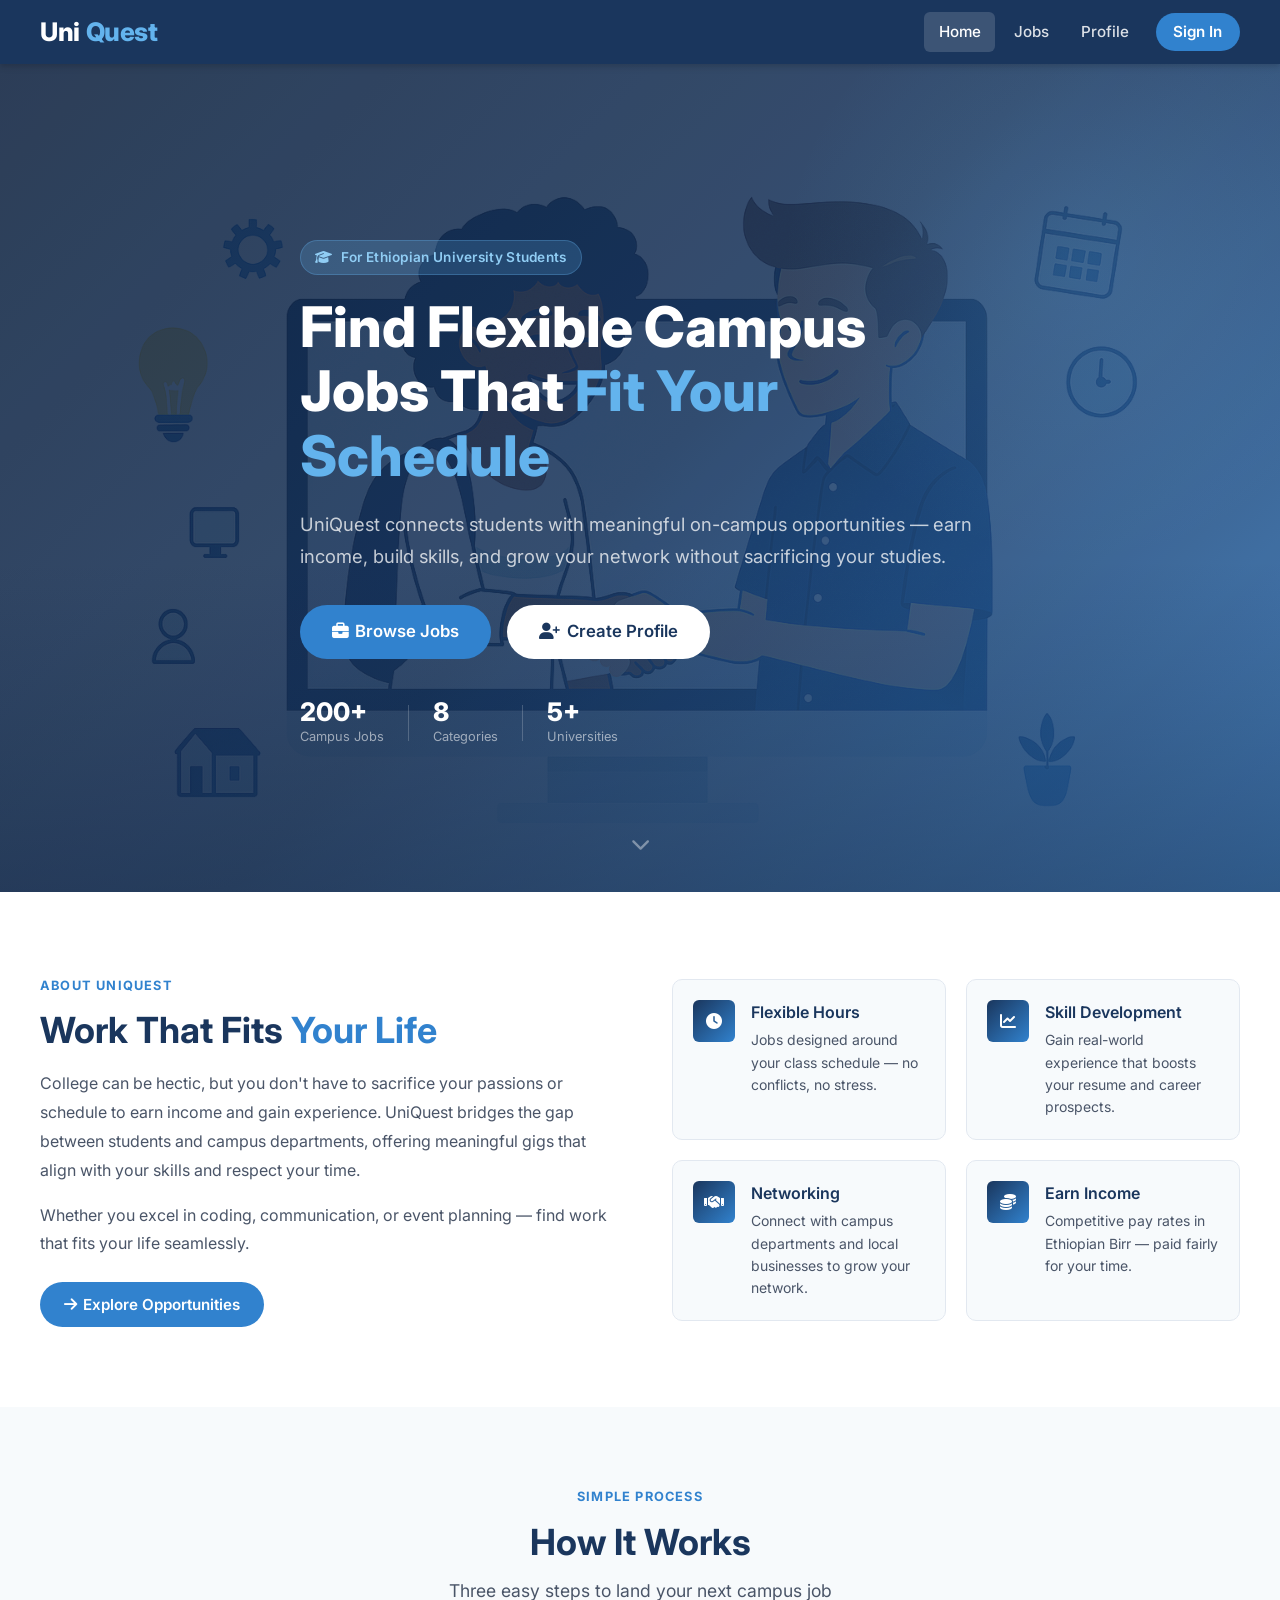
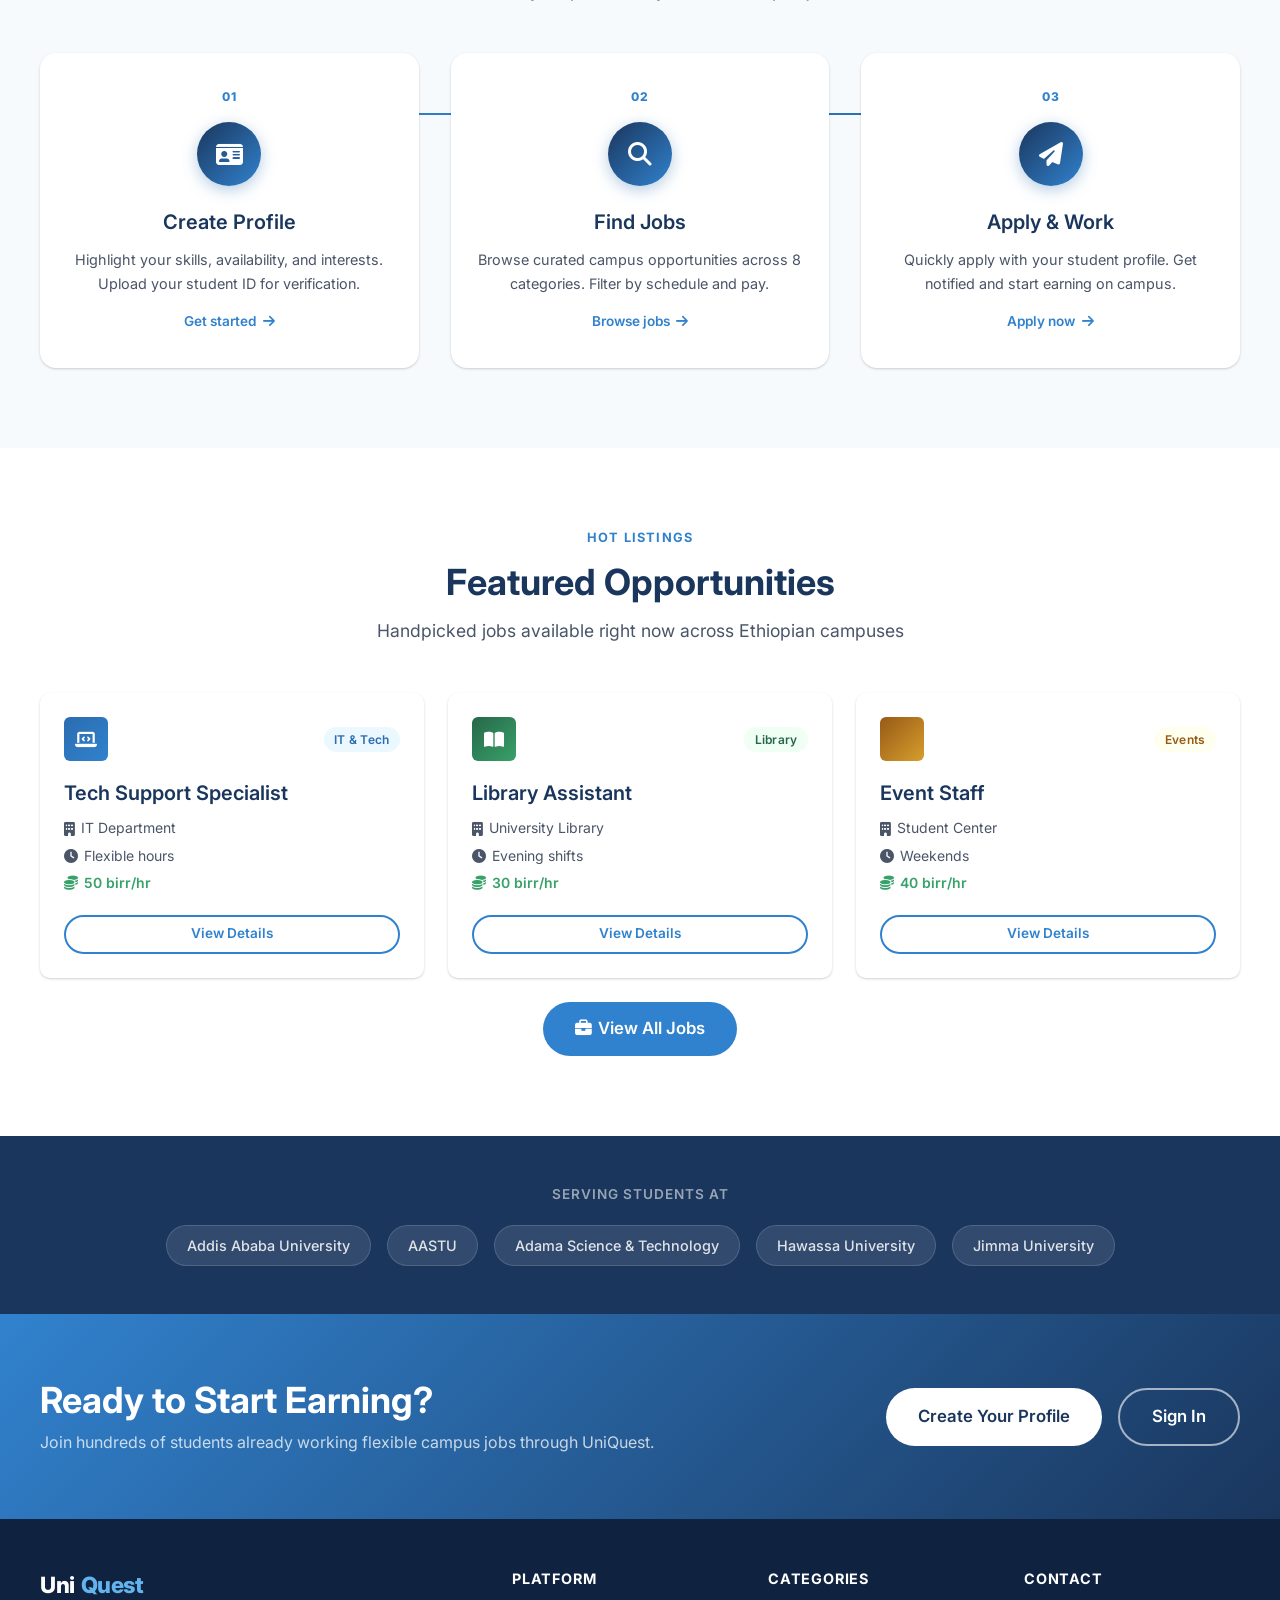
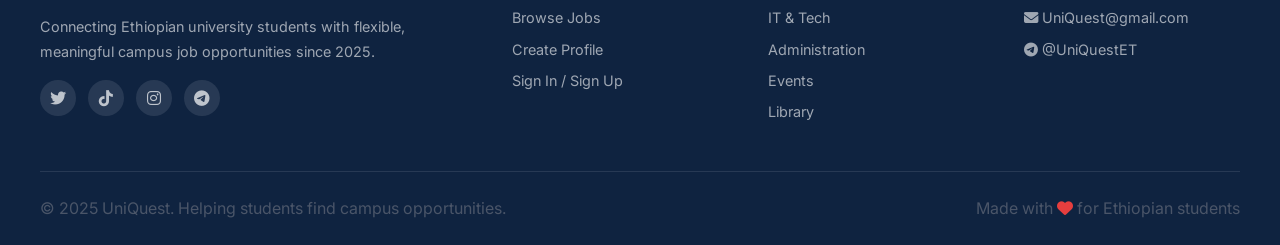
<file: index.html>
<!DOCTYPE html>
<html lang="en">
<head>
  <meta charset="UTF-8" />
  <meta name="viewport" content="width=device-width, initial-scale=1.0" />
  <title>UniQuest – Campus Jobs for Students</title>
  <link rel="icon" type="image/png" href="frontend/images/favicon.png" />
  <link rel="preconnect" href="https://fonts.googleapis.com" />
  <link rel="preconnect" href="https://fonts.gstatic.com" crossorigin />
  <link href="https://fonts.googleapis.com/css2?family=Inter:wght@400;500;600;700;800&display=swap" rel="stylesheet" />
  <link rel="stylesheet" href="https://cdnjs.cloudflare.com/ajax/libs/font-awesome/6.5.0/css/all.min.css" />
  <link rel="stylesheet" href="frontend/css/shared.css" />
  <link rel="stylesheet" href="frontend/css/index.css" />
</head>
<body>

  <!-- ===== HEADER ===== -->
  <header>
    <nav>
      <div class="logo">
        Uni<span>Quest</span>
      </div>
      <div class="nav-links"><!-- filled by shared.js --></div>
      <div class="hamburger" id="hamburger" aria-label="Toggle menu" role="button" tabindex="0">
        <span></span><span></span><span></span>
      </div>
    </nav>
    <div class="mobile-nav" id="mobileNav"><!-- filled by shared.js --></div>
  </header>

  <!-- ===== HERO ===== -->
  <section class="hero-section">
    <div class="hero-overlay"></div>
    <div class="hero-content container">
      <div class="hero-text animate-fadeInUp">
        <span class="hero-tag"><i class="fa-solid fa-graduation-cap"></i> For Ethiopian University Students</span>
        <h1>Find Flexible Campus Jobs That <span class="highlight">Fit Your Schedule</span></h1>
        <p>UniQuest connects students with meaningful on-campus opportunities — earn income, build skills, and grow your network without sacrificing your studies.</p>
        <div class="hero-actions">
          <a href="frontend/pages/jobs.html" class="btn btn-primary btn-lg">
            <i class="fa-solid fa-briefcase"></i> Browse Jobs
          </a>
          <a href="frontend/pages/profile.html" class="btn btn-white btn-lg">
            <i class="fa-solid fa-user-plus"></i> Create Profile
          </a>
        </div>
        <div class="hero-stats">
          <div class="stat"><strong>200+</strong><span>Campus Jobs</span></div>
          <div class="stat-divider"></div>
          <div class="stat"><strong>8</strong><span>Categories</span></div>
          <div class="stat-divider"></div>
          <div class="stat"><strong>5+</strong><span>Universities</span></div>
        </div>
      </div>
    </div>
    <div class="hero-scroll-hint">
      <i class="fa-solid fa-chevron-down"></i>
    </div>
  </section>

  <!-- ===== ABOUT ===== -->
  <section class="section about-section">
    <div class="container about-grid">
      <div class="about-text animate-slideLeft">
        <span class="section-tag">About UniQuest</span>
        <h2>Work That Fits <span class="text-accent">Your Life</span></h2>
        <p>College can be hectic, but you don't have to sacrifice your passions or schedule to earn income and gain experience. UniQuest bridges the gap between students and campus departments, offering meaningful gigs that align with your skills and respect your time.</p>
        <p class="mt-2">Whether you excel in coding, communication, or event planning — find work that fits your life seamlessly.</p>
        <a href="frontend/pages/jobs.html" class="btn btn-primary mt-3">
          <i class="fa-solid fa-arrow-right"></i> Explore Opportunities
        </a>
      </div>
      <div class="about-features">
        <div class="feature-card">
          <div class="feature-icon"><i class="fa-solid fa-clock"></i></div>
          <div>
            <h3>Flexible Hours</h3>
            <p>Jobs designed around your class schedule — no conflicts, no stress.</p>
          </div>
        </div>
        <div class="feature-card">
          <div class="feature-icon"><i class="fa-solid fa-chart-line"></i></div>
          <div>
            <h3>Skill Development</h3>
            <p>Gain real-world experience that boosts your resume and career prospects.</p>
          </div>
        </div>
        <div class="feature-card">
          <div class="feature-icon"><i class="fa-solid fa-handshake"></i></div>
          <div>
            <h3>Networking</h3>
            <p>Connect with campus departments and local businesses to grow your network.</p>
          </div>
        </div>
        <div class="feature-card">
          <div class="feature-icon"><i class="fa-solid fa-coins"></i></div>
          <div>
            <h3>Earn Income</h3>
            <p>Competitive pay rates in Ethiopian Birr — paid fairly for your time.</p>
          </div>
        </div>
      </div>
    </div>
  </section>

  <!-- ===== HOW IT WORKS ===== -->
  <section class="section how-section">
    <div class="container">
      <span class="section-tag text-center" style="display:block">Simple Process</span>
      <h2 class="section-title">How It Works</h2>
      <p class="section-subtitle">Three easy steps to land your next campus job</p>
      <div class="steps-grid">
        <div class="step-card card-1" id="stepProfile" role="button" tabindex="0">
          <div class="step-number">01</div>
          <div class="step-icon"><i class="fa-solid fa-id-card"></i></div>
          <h3>Create Profile</h3>
          <p>Highlight your skills, availability, and interests. Upload your student ID for verification.</p>
          <span class="step-link">Get started <i class="fa-solid fa-arrow-right"></i></span>
        </div>
        <div class="step-card card-2" id="stepJobs" role="button" tabindex="0">
          <div class="step-number">02</div>
          <div class="step-icon"><i class="fa-solid fa-magnifying-glass"></i></div>
          <h3>Find Jobs</h3>
          <p>Browse curated campus opportunities across 8 categories. Filter by schedule and pay.</p>
          <span class="step-link">Browse jobs <i class="fa-solid fa-arrow-right"></i></span>
        </div>
        <div class="step-card card-3" id="stepApply" role="button" tabindex="0">
          <div class="step-number">03</div>
          <div class="step-icon"><i class="fa-solid fa-paper-plane"></i></div>
          <h3>Apply & Work</h3>
          <p>Quickly apply with your student profile. Get notified and start earning on campus.</p>
          <span class="step-link">Apply now <i class="fa-solid fa-arrow-right"></i></span>
        </div>
      </div>
    </div>
  </section>

  <!-- ===== FEATURED JOBS ===== -->
  <section class="section featured-section">
    <div class="container">
      <span class="section-tag text-center" style="display:block">Hot Listings</span>
      <h2 class="section-title">Featured Opportunities</h2>
      <p class="section-subtitle">Handpicked jobs available right now across Ethiopian campuses</p>
      <div class="grid-3 featured-grid">
        <div class="job-card card">
          <div class="job-card-header">
            <div class="job-icon it"><i class="fa-solid fa-laptop-code"></i></div>
            <span class="badge badge-blue">IT & Tech</span>
          </div>
          <h3>Tech Support Specialist</h3>
          <p class="job-dept"><i class="fa-solid fa-building"></i> IT Department</p>
          <p class="job-detail"><i class="fa-solid fa-clock"></i> Flexible hours</p>
          <p class="job-pay"><i class="fa-solid fa-coins"></i> 50 birr/hr</p>
          <a href="frontend/pages/tech.html" class="btn btn-outline btn-sm mt-2 w-full">View Details</a>
        </div>
        <div class="job-card card">
          <div class="job-card-header">
            <div class="job-icon lib"><i class="fa-solid fa-book-open"></i></div>
            <span class="badge badge-green">Library</span>
          </div>
          <h3>Library Assistant</h3>
          <p class="job-dept"><i class="fa-solid fa-building"></i> University Library</p>
          <p class="job-detail"><i class="fa-solid fa-clock"></i> Evening shifts</p>
          <p class="job-pay"><i class="fa-solid fa-coins"></i> 30 birr/hr</p>
          <a href="frontend/pages/jobs.html" class="btn btn-outline btn-sm mt-2 w-full">View Details</a>
        </div>
        <div class="job-card card">
          <div class="job-card-header">
            <div class="job-icon event"><i class="fa-solid fa-calendar-star"></i></div>
            <span class="badge badge-yellow">Events</span>
          </div>
          <h3>Event Staff</h3>
          <p class="job-dept"><i class="fa-solid fa-building"></i> Student Center</p>
          <p class="job-detail"><i class="fa-solid fa-clock"></i> Weekends</p>
          <p class="job-pay"><i class="fa-solid fa-coins"></i> 40 birr/hr</p>
          <a href="frontend/pages/jobs.html" class="btn btn-outline btn-sm mt-2 w-full">View Details</a>
        </div>
      </div>
      <div class="text-center mt-3">
        <a href="frontend/pages/jobs.html" class="btn btn-primary btn-lg">
          <i class="fa-solid fa-briefcase"></i> View All Jobs
        </a>
      </div>
    </div>
  </section>

  <!-- ===== UNIVERSITIES ===== -->
  <section class="section-sm universities-section">
    <div class="container">
      <p class="uni-label">Serving students at</p>
      <div class="uni-list">
        <span>Addis Ababa University</span>
        <span>AASTU</span>
        <span>Adama Science & Technology</span>
        <span>Hawassa University</span>
        <span>Jimma University</span>
      </div>
    </div>
  </section>

  <!-- ===== CTA BANNER ===== -->
  <section class="cta-banner">
    <div class="container cta-inner">
      <div>
        <h2>Ready to Start Earning?</h2>
        <p>Join hundreds of students already working flexible campus jobs through UniQuest.</p>
      </div>
      <div class="cta-actions">
        <a href="frontend/pages/profile.html" class="btn btn-white btn-lg">Create Your Profile</a>
        <a href="frontend/pages/login.html" class="btn btn-outline-white btn-lg">Sign In</a>
      </div>
    </div>
  </section>

  <!-- ===== FOOTER ===== -->
  <footer>
    <div class="footer-inner">
      <div class="footer-brand">
        <div class="logo">Uni<span>Quest</span></div>
        <p>Connecting Ethiopian university students with flexible, meaningful campus job opportunities since 2025.</p>
        <div class="social-icons mt-2">
          <a href="https://twitter.com" target="_blank" aria-label="Twitter"><i class="fab fa-twitter"></i></a>
          <a href="https://tiktok.com" target="_blank" aria-label="TikTok"><i class="fab fa-tiktok"></i></a>
          <a href="https://instagram.com" target="_blank" aria-label="Instagram"><i class="fab fa-instagram"></i></a>
          <a href="https://t.me" target="_blank" aria-label="Telegram"><i class="fab fa-telegram"></i></a>
        </div>
      </div>
      <div class="footer-col">
        <h4>Platform</h4>
        <a href="frontend/pages/jobs.html">Browse Jobs</a>
        <a href="frontend/pages/profile.html">Create Profile</a>
        <a href="frontend/pages/login.html">Sign In / Sign Up</a>
      </div>
      <div class="footer-col">
        <h4>Categories</h4>
        <a href="frontend/pages/tech.html">IT & Tech</a>
        <a href="frontend/pages/jobs.html">Administration</a>
        <a href="frontend/pages/jobs.html">Events</a>
        <a href="frontend/pages/jobs.html">Library</a>
      </div>
      <div class="footer-col">
        <h4>Contact</h4>
        <a href="mailto:UniQuest@gmail.com"><i class="fa-solid fa-envelope"></i> UniQuest@gmail.com</a>
        <a href="#"><i class="fa-brands fa-telegram"></i> @UniQuestET</a>
      </div>
    </div>
    <div class="footer-bottom">
      <p>&copy; 2025 UniQuest. Helping students find campus opportunities.</p>
      <p>Made with <i class="fa-solid fa-heart" style="color:#e53e3e"></i> for Ethiopian students</p>
    </div>
  </footer>

  <script src="frontend/js/shared.js"></script>
  <script src="frontend/js/index.js"></script>
</body>
</html>
</file>
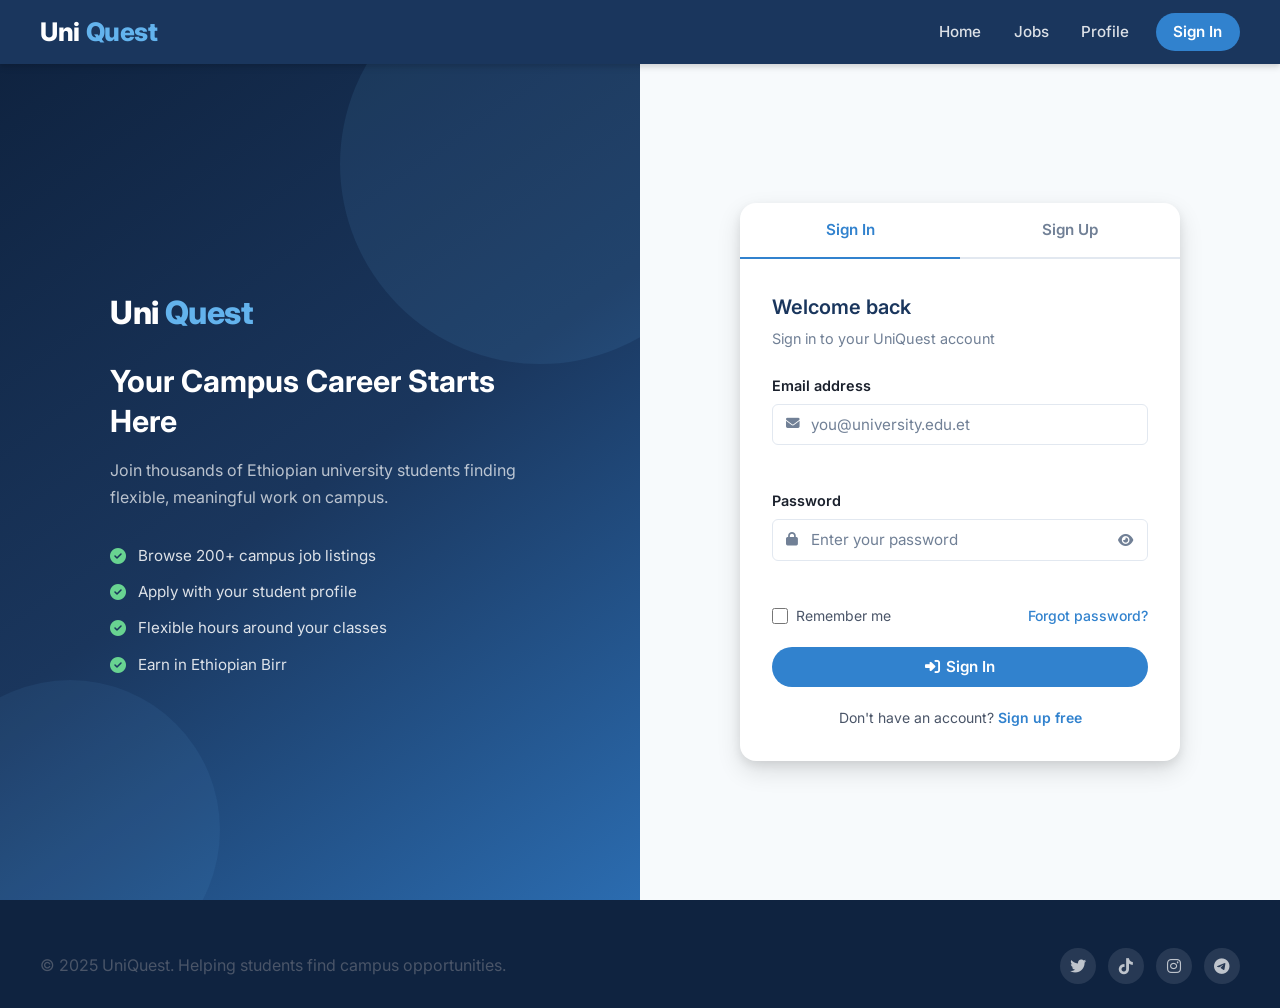
<file: frontend/pages/account.html>
<!DOCTYPE html>
<html lang="en">
<head>
  <meta charset="UTF-8" />
  <meta name="viewport" content="width=device-width, initial-scale=1.0" />
  <title>My Account – UniQuest</title>
  <link rel="icon" type="image/png" href="../images/favicon.png" />
  <link rel="preconnect" href="https://fonts.googleapis.com" />
  <link rel="preconnect" href="https://fonts.gstatic.com" crossorigin />
  <link href="https://fonts.googleapis.com/css2?family=Inter:wght@400;500;600;700;800&display=swap" rel="stylesheet" />
  <link rel="stylesheet" href="https://cdnjs.cloudflare.com/ajax/libs/font-awesome/6.5.0/css/all.min.css" />
  <link rel="stylesheet" href="../css/shared.css" />
  <link rel="stylesheet" href="../css/account.css" />
</head>
<body>

  <!-- ===== HEADER ===== -->
  <header>
    <nav>
      <div class="logo">Uni<span>Quest</span></div>
      <div class="nav-links"><!-- filled by shared.js --></div>
      <div class="hamburger" id="hamburger"><span></span><span></span><span></span></div>
    </nav>
    <div class="mobile-nav" id="mobileNav"><!-- filled by shared.js --></div>
  </header>

  <!-- ===== ACCOUNT LAYOUT ===== -->
  <main class="account-main">

    <!-- Sidebar -->
    <aside class="account-sidebar">
      <div class="account-avatar" id="avatarBlock">
        <div class="avatar-circle" id="avatarCircle">?</div>
        <div class="avatar-info">
          <strong id="sidebarName">Loading...</strong>
          <span id="sidebarEmail"></span>
        </div>
      </div>

      <nav class="account-nav">
        <a href="#overview"     class="acc-nav-item active" data-tab="overview">
          <i class="fa-solid fa-house"></i> Overview
        </a>
        <a href="#applications" class="acc-nav-item" data-tab="applications">
          <i class="fa-solid fa-file-lines"></i> My Applications
        </a>
        <a href="#profile"      class="acc-nav-item" data-tab="profile">
          <i class="fa-solid fa-id-card"></i> My Profile
        </a>
        <a href="#settings"     class="acc-nav-item" data-tab="settings">
          <i class="fa-solid fa-gear"></i> Settings
        </a>
        <a href="#" class="acc-nav-item sign-out-btn" id="sidebarSignOut">
          <i class="fa-solid fa-right-from-bracket"></i> Sign Out
        </a>
      </nav>
    </aside>

    <!-- Content -->
    <div class="account-content">

      <!-- ---- OVERVIEW TAB ---- -->
      <section class="acc-tab active" id="tab-overview">
        <div class="acc-tab-header">
          <h2>Welcome back, <span id="welcomeName">there</span>!</h2>
          <p>Here's a summary of your UniQuest activity.</p>
        </div>

        <div class="overview-stats">
          <div class="ov-stat">
            <div class="ov-stat-icon apps"><i class="fa-solid fa-file-lines"></i></div>
            <div>
              <strong id="statApps">0</strong>
              <span>Applications</span>
            </div>
          </div>
          <div class="ov-stat">
            <div class="ov-stat-icon pending"><i class="fa-solid fa-clock"></i></div>
            <div>
              <strong id="statPending">0</strong>
              <span>Pending</span>
            </div>
          </div>
          <div class="ov-stat">
            <div class="ov-stat-icon accepted"><i class="fa-solid fa-circle-check"></i></div>
            <div>
              <strong id="statAccepted">0</strong>
              <span>Accepted</span>
            </div>
          </div>
          <div class="ov-stat">
            <div class="ov-stat-icon profile-stat"><i class="fa-solid fa-id-card"></i></div>
            <div>
              <strong id="statProfile">—</strong>
              <span>Profile Status</span>
            </div>
          </div>
        </div>

        <div class="overview-actions">
          <a href="jobs.html" class="btn btn-primary">
            <i class="fa-solid fa-briefcase"></i> Browse Jobs
          </a>
          <a href="profile.html" class="btn btn-outline">
            <i class="fa-solid fa-id-card"></i> Update Profile
          </a>
        </div>

        <div class="recent-apps-wrap">
          <h3>Recent Applications</h3>
          <div id="recentApps" class="recent-apps-list">
            <div class="acc-empty">
              <i class="fa-solid fa-inbox"></i>
              <p>No applications yet. <a href="jobs.html">Browse jobs</a> to get started.</p>
            </div>
          </div>
        </div>
      </section>

      <!-- ---- APPLICATIONS TAB ---- -->
      <section class="acc-tab" id="tab-applications">
        <div class="acc-tab-header">
          <h2>My Applications</h2>
          <p>Track the status of all your job applications.</p>
        </div>
        <div id="allApps" class="apps-list">
          <div class="acc-loading"><i class="fa-solid fa-spinner fa-spin"></i> Loading...</div>
        </div>
      </section>

      <!-- ---- PROFILE TAB ---- -->
      <section class="acc-tab" id="tab-profile">
        <div class="acc-tab-header">
          <h2>My Profile</h2>
          <p>Your student profile information.</p>
        </div>
        <div id="profileInfo" class="profile-info-grid">
          <div class="acc-loading"><i class="fa-solid fa-spinner fa-spin"></i> Loading...</div>
        </div>
        <div class="profile-actions mt-3">
          <a href="profile.html" class="btn btn-primary">
            <i class="fa-solid fa-pen"></i> Edit / Resubmit Profile
          </a>
        </div>
      </section>

      <!-- ---- SETTINGS TAB ---- -->
      <section class="acc-tab" id="tab-settings">
        <div class="acc-tab-header">
          <h2>Account Settings</h2>
          <p>Manage your account preferences.</p>
        </div>

        <div class="settings-card">
          <h3><i class="fa-solid fa-lock"></i> Change Password</h3>
          <form id="changePassForm" novalidate>
            <div class="form-group">
              <label for="currentPass">Current Password</label>
              <input type="password" id="currentPass" class="form-control" placeholder="Enter current password" />
              <span class="field-error" id="currentPassErr"></span>
            </div>
            <div class="form-group">
              <label for="newPass">New Password</label>
              <input type="password" id="newPass" class="form-control" placeholder="Min. 8 characters" />
              <span class="field-error" id="newPassErr"></span>
            </div>
            <div class="form-group">
              <label for="confirmPass">Confirm New Password</label>
              <input type="password" id="confirmPass" class="form-control" placeholder="Repeat new password" />
              <span class="field-error" id="confirmPassErr"></span>
            </div>
            <button type="submit" class="btn btn-primary" id="changePassBtn">
              <i class="fa-solid fa-key"></i> Update Password
            </button>
          </form>
        </div>

        <div class="settings-card danger-zone">
          <h3><i class="fa-solid fa-triangle-exclamation"></i> Danger Zone</h3>
          <p>Signing out will clear your session from this device.</p>
          <button class="btn btn-danger sign-out-btn" id="settingsSignOut">
            <i class="fa-solid fa-right-from-bracket"></i> Sign Out
          </button>
        </div>
      </section>

    </div>
  </main>

  <!-- ===== FOOTER ===== -->
  <footer>
    <div class="footer-bottom" style="max-width:1200px;margin:0 auto;">
      <p>&copy; 2025 UniQuest. Helping students find campus opportunities.</p>
      <div class="social-icons">
        <a href="https://twitter.com" target="_blank" aria-label="Twitter"><i class="fab fa-twitter"></i></a>
        <a href="https://tiktok.com"  target="_blank" aria-label="TikTok"><i class="fab fa-tiktok"></i></a>
        <a href="https://instagram.com" target="_blank" aria-label="Instagram"><i class="fab fa-instagram"></i></a>
        <a href="https://t.me"        target="_blank" aria-label="Telegram"><i class="fab fa-telegram"></i></a>
      </div>
    </div>
  </footer>

  <script src="../js/shared.js"></script>
  <script src="../js/account.js"></script>
</body>
</html>
</file>
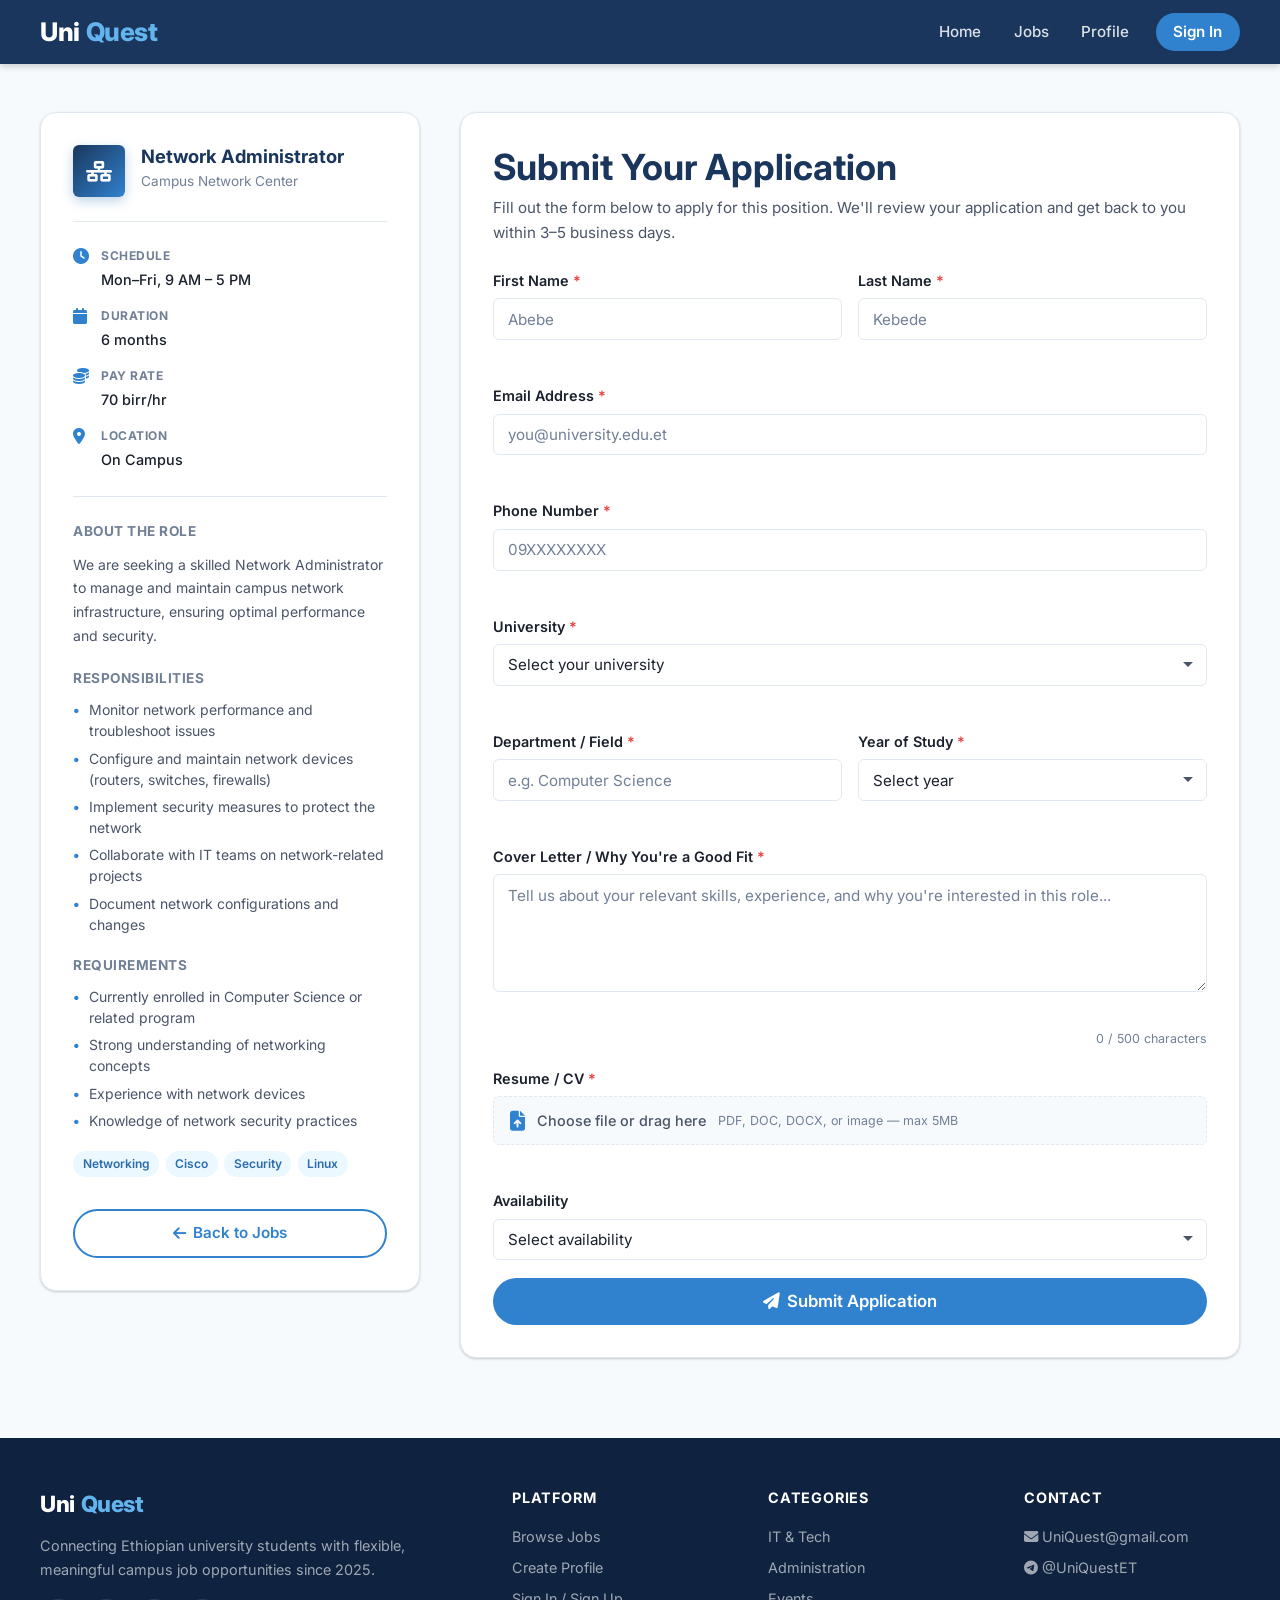
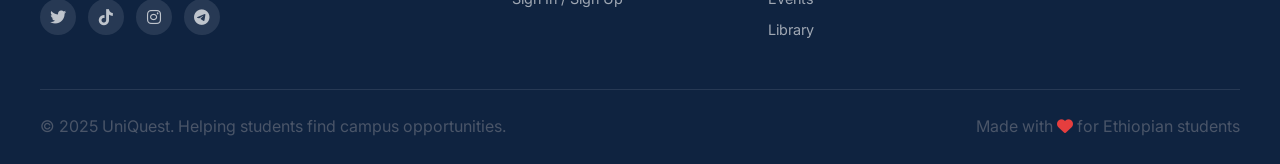
<file: frontend/pages/apply.html>
<!DOCTYPE html>
<html lang="en">
<head>
  <meta charset="UTF-8" />
  <meta name="viewport" content="width=device-width, initial-scale=1.0" />
  <title>Apply – UniQuest</title>
  <link rel="icon" type="image/png" href="../images/favicon.png" />
  <link rel="preconnect" href="https://fonts.googleapis.com" />
  <link rel="preconnect" href="https://fonts.gstatic.com" crossorigin />
  <link href="https://fonts.googleapis.com/css2?family=Inter:wght@400;500;600;700;800&display=swap" rel="stylesheet" />
  <link rel="stylesheet" href="https://cdnjs.cloudflare.com/ajax/libs/font-awesome/6.5.0/css/all.min.css" />
  <link rel="stylesheet" href="../css/shared.css" />
  <link rel="stylesheet" href="../css/apply.css" />
</head>
<body>

  <!-- ===== HEADER ===== -->
  <header>
    <nav>
      <div class="logo">Uni<span>Quest</span></div>
      <div class="nav-links"><!-- filled by shared.js --></div>
      <div class="hamburger" id="hamburger"><span></span><span></span><span></span></div>
    </nav>
    <div class="mobile-nav" id="mobileNav"><!-- filled by shared.js --></div>
  </header>

  <!-- ===== APPLY SECTION ===== -->
  <section class="apply-section">
    <div class="container apply-layout">

      <!-- Job Details Panel -->
      <aside class="job-details-panel">
        <div class="jdp-header">
          <div class="jdp-icon"><i class="fa-solid fa-network-wired"></i></div>
          <div>
            <h2 id="jobTitle">Network Administrator</h2>
            <p id="jobDept">Campus Network Center</p>
          </div>
        </div>

        <div class="jdp-meta">
          <div class="jdp-meta-item">
            <i class="fa-solid fa-clock"></i>
            <div><strong>Schedule</strong><span id="jobSchedule">Mon–Fri, 9 AM – 5 PM</span></div>
          </div>
          <div class="jdp-meta-item">
            <i class="fa-solid fa-calendar"></i>
            <div><strong>Duration</strong><span id="jobDuration">6 months</span></div>
          </div>
          <div class="jdp-meta-item">
            <i class="fa-solid fa-coins"></i>
            <div><strong>Pay Rate</strong><span id="jobPay">70 birr/hr</span></div>
          </div>
          <div class="jdp-meta-item">
            <i class="fa-solid fa-location-dot"></i>
            <div><strong>Location</strong><span>On Campus</span></div>
          </div>
        </div>

        <div class="jdp-section">
          <h4>About the Role</h4>
          <p id="jobDesc">We are seeking a skilled Network Administrator to join our team at the Campus Network Center. The ideal candidate will manage and maintain our network infrastructure, ensuring optimal performance and security.</p>
        </div>

        <div class="jdp-section">
          <h4>Responsibilities</h4>
          <ul class="jdp-list" id="jobResponsibilities">
            <li>Monitor network performance and troubleshoot issues</li>
            <li>Configure and maintain network devices (routers, switches, firewalls)</li>
            <li>Implement security measures to protect the network</li>
            <li>Collaborate with IT teams on network-related projects</li>
            <li>Document network configurations and changes</li>
            <li>Provide technical support to end-users</li>
          </ul>
        </div>

        <div class="jdp-section">
          <h4>Requirements</h4>
          <ul class="jdp-list" id="jobRequirements">
            <li>Currently enrolled in Computer Science or related program</li>
            <li>Strong understanding of networking concepts and protocols</li>
            <li>Experience with network devices and configurations</li>
            <li>Knowledge of network security practices</li>
            <li>Excellent problem-solving and communication skills</li>
          </ul>
        </div>

        <div class="jdp-skills" id="jobSkills">
          <span>Networking</span><span>Cisco</span><span>Security</span><span>Linux</span>
        </div>

        <a href="jobs.html" class="btn btn-outline w-full mt-2">
          <i class="fa-solid fa-arrow-left"></i> Back to Jobs
        </a>
      </aside>

      <!-- Application Form -->
      <div class="apply-form-wrap">
        <div class="apply-form-header">
          <h2>Submit Your Application</h2>
          <p>Fill out the form below to apply for this position. We'll review your application and get back to you within 3–5 business days.</p>
        </div>

        <form id="applyForm" novalidate enctype="multipart/form-data">
          <input type="hidden" name="job_id" id="jobIdInput" value="network-admin" />

          <div class="form-row-2">
            <div class="form-group">
              <label for="appFirst">First Name <span class="req">*</span></label>
              <input type="text" id="appFirst" name="first_name" class="form-control" placeholder="Abebe" required autocomplete="given-name" />
              <span class="field-error" id="appFirstErr"></span>
            </div>
            <div class="form-group">
              <label for="appLast">Last Name <span class="req">*</span></label>
              <input type="text" id="appLast" name="last_name" class="form-control" placeholder="Kebede" required autocomplete="family-name" />
              <span class="field-error" id="appLastErr"></span>
            </div>
          </div>

          <div class="form-group">
            <label for="appEmail">Email Address <span class="req">*</span></label>
            <input type="email" id="appEmail" name="email" class="form-control" placeholder="you@university.edu.et" required autocomplete="email" />
            <span class="field-error" id="appEmailErr"></span>
          </div>

          <div class="form-group">
            <label for="appPhone">Phone Number <span class="req">*</span></label>
            <input type="tel" id="appPhone" name="phone" class="form-control" placeholder="09XXXXXXXX" pattern="09[0-9]{8}" required autocomplete="tel" />
            <span class="field-error" id="appPhoneErr"></span>
          </div>

          <div class="form-group">
            <label for="appUniversity">University <span class="req">*</span></label>
            <select id="appUniversity" name="university" class="form-control" required>
              <option value="">Select your university</option>
              <option value="aau">Addis Ababa University</option>
              <option value="aastu">Addis Ababa Science and Technology University</option>
              <option value="adama">Adama Science and Technology University</option>
              <option value="hawassa">Hawassa University</option>
              <option value="jimma">Jimma University</option>
              <option value="other">Other</option>
            </select>
            <span class="field-error" id="appUniErr"></span>
          </div>

          <div class="form-row-2">
            <div class="form-group">
              <label for="appDept">Department / Field <span class="req">*</span></label>
              <input type="text" id="appDept" name="department" class="form-control" placeholder="e.g. Computer Science" required />
              <span class="field-error" id="appDeptErr"></span>
            </div>
            <div class="form-group">
              <label for="appYear">Year of Study <span class="req">*</span></label>
              <select id="appYear" name="year" class="form-control" required>
                <option value="">Select year</option>
                <option value="1">1st Year</option>
                <option value="2">2nd Year</option>
                <option value="3">3rd Year</option>
                <option value="4">4th Year</option>
                <option value="5">5th Year</option>
              </select>
              <span class="field-error" id="appYearErr"></span>
            </div>
          </div>

          <div class="form-group">
            <label for="appCover">Cover Letter / Why You're a Good Fit <span class="req">*</span></label>
            <textarea id="appCover" name="cover_letter" class="form-control" rows="5" placeholder="Tell us about your relevant skills, experience, and why you're interested in this role..." required></textarea>
            <span class="field-error" id="appCoverErr"></span>
            <span class="char-count" id="coverCount">0 / 500 characters</span>
          </div>

          <div class="form-group">
            <label for="appResume">Resume / CV <span class="req">*</span></label>
            <div class="file-upload-wrap">
              <input type="file" id="appResume" name="resume" accept=".pdf,.doc,.docx,.png,.jpg,.jpeg" required class="file-input" />
              <div class="file-upload-ui" id="fileUploadUI">
                <i class="fa-solid fa-file-arrow-up"></i>
                <span id="fileLabel">Choose file or drag here</span>
                <small>PDF, DOC, DOCX, or image — max 5MB</small>
              </div>
            </div>
            <span class="field-error" id="appResumeErr"></span>
          </div>

          <div class="form-group">
            <label for="appAvail">Availability</label>
            <select id="appAvail" name="availability" class="form-control">
              <option value="">Select availability</option>
              <option value="mornings">Mornings (8am–12pm)</option>
              <option value="afternoons">Afternoons (12pm–5pm)</option>
              <option value="evenings">Evenings (5pm–9pm)</option>
              <option value="weekends">Weekends only</option>
              <option value="flexible">Fully flexible</option>
            </select>
          </div>

          <button type="submit" class="btn btn-primary btn-lg w-full" id="applyBtn">
            <i class="fa-solid fa-paper-plane"></i> Submit Application
          </button>
        </form>

        <!-- Success State -->
        <div class="apply-success hidden" id="applySuccess">
          <div class="success-icon"><i class="fa-solid fa-circle-check"></i></div>
          <h2>Application Submitted!</h2>
          <p>Thank you for applying. We've received your application and will review it within <strong>3–5 business days</strong>.</p>
          <p class="mt-1">A confirmation will be sent to your email address.</p>
          <div class="success-actions">
            <a href="jobs.html" class="btn btn-primary btn-lg">
              <i class="fa-solid fa-briefcase"></i> Browse More Jobs
            </a>
            <a href="../../index.html" class="btn btn-outline btn-lg">
              <i class="fa-solid fa-house"></i> Go Home
            </a>
          </div>
        </div>
      </div>

    </div>
  </section>

  <!-- ===== FOOTER ===== -->
  <footer>
    <div class="footer-inner">
      <div class="footer-brand">
        <div class="logo">Uni<span>Quest</span></div>
        <p>Connecting Ethiopian university students with flexible, meaningful campus job opportunities since 2025.</p>
        <div class="social-icons mt-2">
          <a href="https://twitter.com" target="_blank" aria-label="Twitter"><i class="fab fa-twitter"></i></a>
          <a href="https://tiktok.com" target="_blank" aria-label="TikTok"><i class="fab fa-tiktok"></i></a>
          <a href="https://instagram.com" target="_blank" aria-label="Instagram"><i class="fab fa-instagram"></i></a>
          <a href="https://t.me" target="_blank" aria-label="Telegram"><i class="fab fa-telegram"></i></a>
        </div>
      </div>
      <div class="footer-col">
        <h4>Platform</h4>
        <a href="jobs.html">Browse Jobs</a>
        <a href="profile.html">Create Profile</a>
        <a href="login.html">Sign In / Sign Up</a>
      </div>
      <div class="footer-col">
        <h4>Categories</h4>
        <a href="tech.html">IT &amp; Tech</a>
        <a href="jobs.html">Administration</a>
        <a href="jobs.html">Events</a>
        <a href="jobs.html">Library</a>
      </div>
      <div class="footer-col">
        <h4>Contact</h4>
        <a href="mailto:UniQuest@gmail.com"><i class="fa-solid fa-envelope"></i> UniQuest@gmail.com</a>
        <a href="#"><i class="fa-brands fa-telegram"></i> @UniQuestET</a>
      </div>
    </div>
    <div class="footer-bottom">
      <p>&copy; 2025 UniQuest. Helping students find campus opportunities.</p>
      <p>Made with <i class="fa-solid fa-heart" style="color:#e53e3e"></i> for Ethiopian students</p>
    </div>
  </footer>

  <script src="../js/shared.js"></script>
  <script src="../js/apply.js"></script>
</body>
</html>
</file>
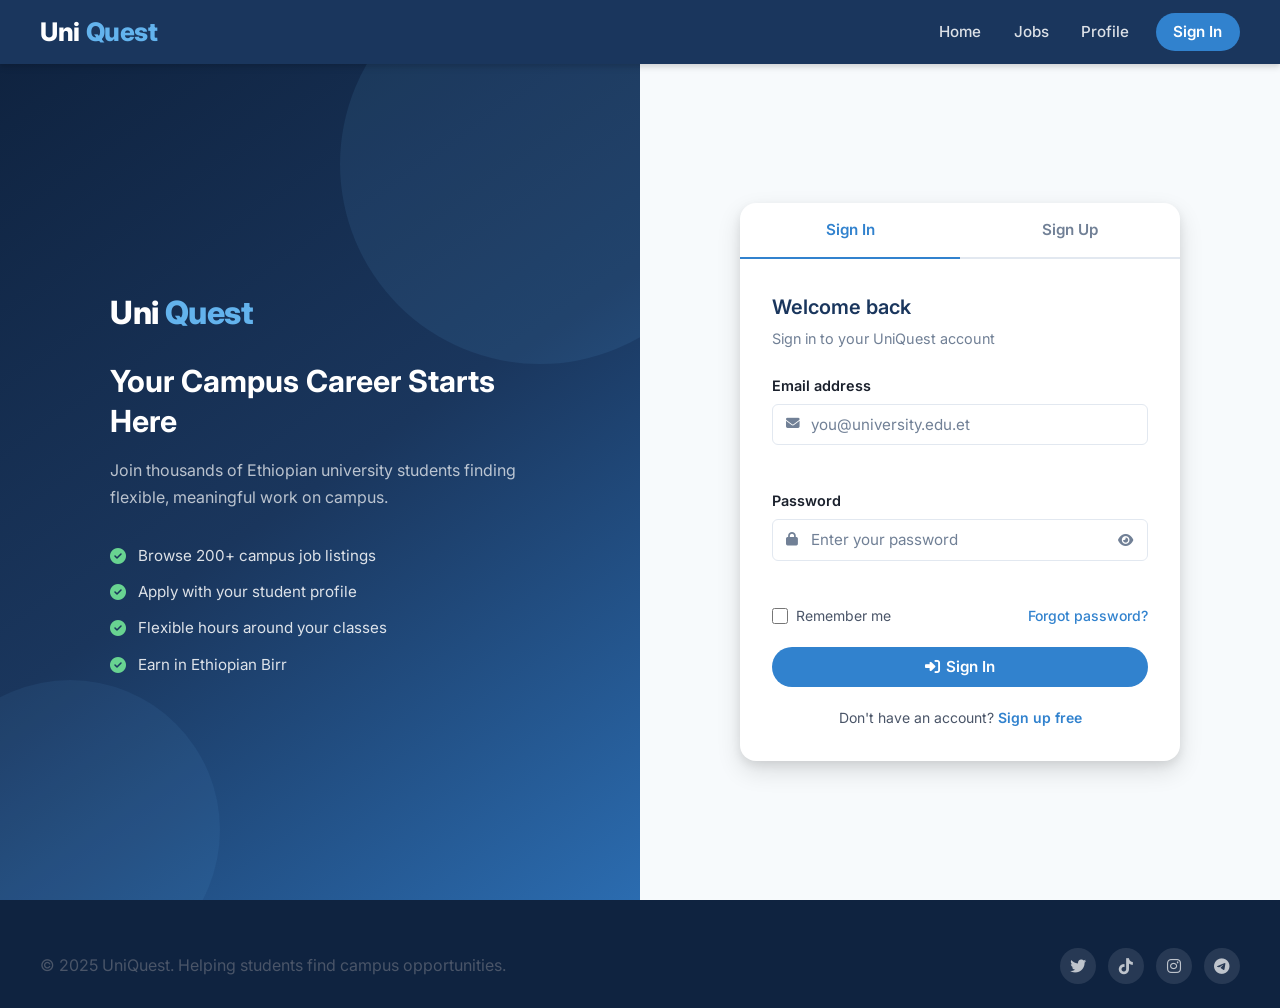
<file: frontend/pages/login.html>
<!DOCTYPE html>
<html lang="en">
<head>
  <meta charset="UTF-8" />
  <meta name="viewport" content="width=device-width, initial-scale=1.0" />
  <title>Sign In / Sign Up – UniQuest</title>
  <link rel="icon" type="image/png" href="../images/favicon.png" />
  <link rel="preconnect" href="https://fonts.googleapis.com" />
  <link rel="preconnect" href="https://fonts.gstatic.com" crossorigin />
  <link href="https://fonts.googleapis.com/css2?family=Inter:wght@400;500;600;700;800&display=swap" rel="stylesheet" />
  <link rel="stylesheet" href="https://cdnjs.cloudflare.com/ajax/libs/font-awesome/6.5.0/css/all.min.css" />
  <link rel="stylesheet" href="../css/shared.css" />
  <link rel="stylesheet" href="../css/login.css" />
</head>
<body>

  <!-- ===== HEADER ===== -->
  <header>
    <nav>
      <div class="logo">Uni<span>Quest</span></div>
      <div class="nav-links"><!-- filled by shared.js --></div>
      <div class="hamburger" id="hamburger"><span></span><span></span><span></span></div>
    </nav>
    <div class="mobile-nav" id="mobileNav"><!-- filled by shared.js --></div>
  </header>

  <!-- ===== AUTH SECTION ===== -->
  <main class="auth-main">
    <div class="auth-left">
      <div class="auth-left-content">
        <div class="logo mb-3">Uni<span>Quest</span></div>
        <h2>Your Campus Career Starts Here</h2>
        <p>Join thousands of Ethiopian university students finding flexible, meaningful work on campus.</p>
        <ul class="auth-benefits">
          <li><i class="fa-solid fa-circle-check"></i> Browse 200+ campus job listings</li>
          <li><i class="fa-solid fa-circle-check"></i> Apply with your student profile</li>
          <li><i class="fa-solid fa-circle-check"></i> Flexible hours around your classes</li>
          <li><i class="fa-solid fa-circle-check"></i> Earn in Ethiopian Birr</li>
        </ul>
      </div>
    </div>

    <div class="auth-right">
      <div class="auth-card">
        <!-- Tabs -->
        <div class="auth-tabs" role="tablist">
          <button class="auth-tab active" id="tabSignIn" role="tab" aria-selected="true" aria-controls="panelSignIn">
            Sign In
          </button>
          <button class="auth-tab" id="tabSignUp" role="tab" aria-selected="false" aria-controls="panelSignUp">
            Sign Up
          </button>
        </div>

        <!-- Sign In Panel -->
        <div class="auth-panel active" id="panelSignIn" role="tabpanel" aria-labelledby="tabSignIn">
          <h3>Welcome back</h3>
          <p class="auth-sub">Sign in to your UniQuest account</p>
          <form id="signInForm" novalidate>
            <div class="form-group">
              <label for="siEmail">Email address</label>
              <div class="input-icon-wrap">
                <i class="fa-solid fa-envelope"></i>
                <input type="email" id="siEmail" name="email" class="form-control" placeholder="you@university.edu.et" required autocomplete="email" />
              </div>
              <span class="field-error" id="siEmailErr"></span>
            </div>
            <div class="form-group">
              <label for="siPassword">Password</label>
              <div class="input-icon-wrap">
                <i class="fa-solid fa-lock"></i>
                <input type="password" id="siPassword" name="password" class="form-control" placeholder="Enter your password" required autocomplete="current-password" />
                <button type="button" class="toggle-pass" aria-label="Toggle password visibility">
                  <i class="fa-solid fa-eye"></i>
                </button>
              </div>
              <span class="field-error" id="siPassErr"></span>
            </div>
            <div class="form-row-between">
              <label class="checkbox-label">
                <input type="checkbox" name="remember" /> Remember me
              </label>
              <a href="#" class="forgot-link">Forgot password?</a>
            </div>
            <button type="submit" class="btn btn-primary w-full mt-2" id="signInBtn">
              <i class="fa-solid fa-right-to-bracket"></i> Sign In
            </button>
          </form>
          <p class="auth-switch">Don't have an account? <button class="link-btn" id="goSignUp">Sign up free</button></p>
        </div>

        <!-- Sign Up Panel -->
        <div class="auth-panel" id="panelSignUp" role="tabpanel" aria-labelledby="tabSignUp">
          <h3>Create your account</h3>
          <p class="auth-sub">Join UniQuest and start finding campus jobs</p>
          <form id="signUpForm" novalidate>
            <div class="form-row-2">
              <div class="form-group">
                <label for="suFirst">First name</label>
                <input type="text" id="suFirst" name="first_name" class="form-control" placeholder="Abebe" required autocomplete="given-name" />
                <span class="field-error" id="suFirstErr"></span>
              </div>
              <div class="form-group">
                <label for="suLast">Last name</label>
                <input type="text" id="suLast" name="last_name" class="form-control" placeholder="Kebede" required autocomplete="family-name" />
                <span class="field-error" id="suLastErr"></span>
              </div>
            </div>
            <div class="form-group">
              <label for="suEmail">Email address</label>
              <div class="input-icon-wrap">
                <i class="fa-solid fa-envelope"></i>
                <input type="email" id="suEmail" name="email" class="form-control" placeholder="you@university.edu.et" required autocomplete="email" />
              </div>
              <span class="field-error" id="suEmailErr"></span>
            </div>
            <div class="form-group">
              <label for="suUniversity">University</label>
              <select id="suUniversity" name="university" class="form-control" required>
                <option value="">Select your university</option>
                <option value="aau">Addis Ababa University</option>
                <option value="aastu">Addis Ababa Science and Technology University</option>
                <option value="adama">Adama Science and Technology University</option>
                <option value="hawassa">Hawassa University</option>
                <option value="jimma">Jimma University</option>
                <option value="other">Other</option>
              </select>
              <span class="field-error" id="suUniErr"></span>
            </div>
            <div class="form-group">
              <label for="suPassword">Password</label>
              <div class="input-icon-wrap">
                <i class="fa-solid fa-lock"></i>
                <input type="password" id="suPassword" name="password" class="form-control" placeholder="Min. 8 characters" required autocomplete="new-password" />
                <button type="button" class="toggle-pass" aria-label="Toggle password visibility">
                  <i class="fa-solid fa-eye"></i>
                </button>
              </div>
              <div class="password-strength" id="passStrength">
                <div class="strength-bar"><div class="strength-fill" id="strengthFill"></div></div>
                <span id="strengthLabel"></span>
              </div>
              <span class="field-error" id="suPassErr"></span>
            </div>
            <div class="form-group">
              <label for="suConfirm">Confirm password</label>
              <div class="input-icon-wrap">
                <i class="fa-solid fa-lock"></i>
                <input type="password" id="suConfirm" name="confirm_password" class="form-control" placeholder="Repeat your password" required autocomplete="new-password" />
              </div>
              <span class="field-error" id="suConfirmErr"></span>
            </div>
            <label class="checkbox-label mt-1">
              <input type="checkbox" name="terms" id="suTerms" required />
              I agree to the <a href="#" class="forgot-link">Terms of Service</a>
            </label>
            <span class="field-error" id="suTermsErr"></span>
            <button type="submit" class="btn btn-primary w-full mt-2" id="signUpBtn">
              <i class="fa-solid fa-user-plus"></i> Create Account
            </button>
          </form>
          <p class="auth-switch">Already have an account? <button class="link-btn" id="goSignIn">Sign in</button></p>
        </div>
      </div>
    </div>
  </main>

  <!-- ===== FOOTER ===== -->
  <footer>
    <div class="footer-bottom" style="max-width:1200px;margin:0 auto;">
      <p>&copy; 2025 UniQuest. Helping students find campus opportunities.</p>
      <div class="social-icons">
        <a href="https://twitter.com" target="_blank" aria-label="Twitter"><i class="fab fa-twitter"></i></a>
        <a href="https://tiktok.com" target="_blank" aria-label="TikTok"><i class="fab fa-tiktok"></i></a>
        <a href="https://instagram.com" target="_blank" aria-label="Instagram"><i class="fab fa-instagram"></i></a>
        <a href="https://t.me" target="_blank" aria-label="Telegram"><i class="fab fa-telegram"></i></a>
      </div>
    </div>
  </footer>

  <script src="../js/shared.js"></script>
  <script src="../js/login.js"></script>
</body>
</html>
</file>
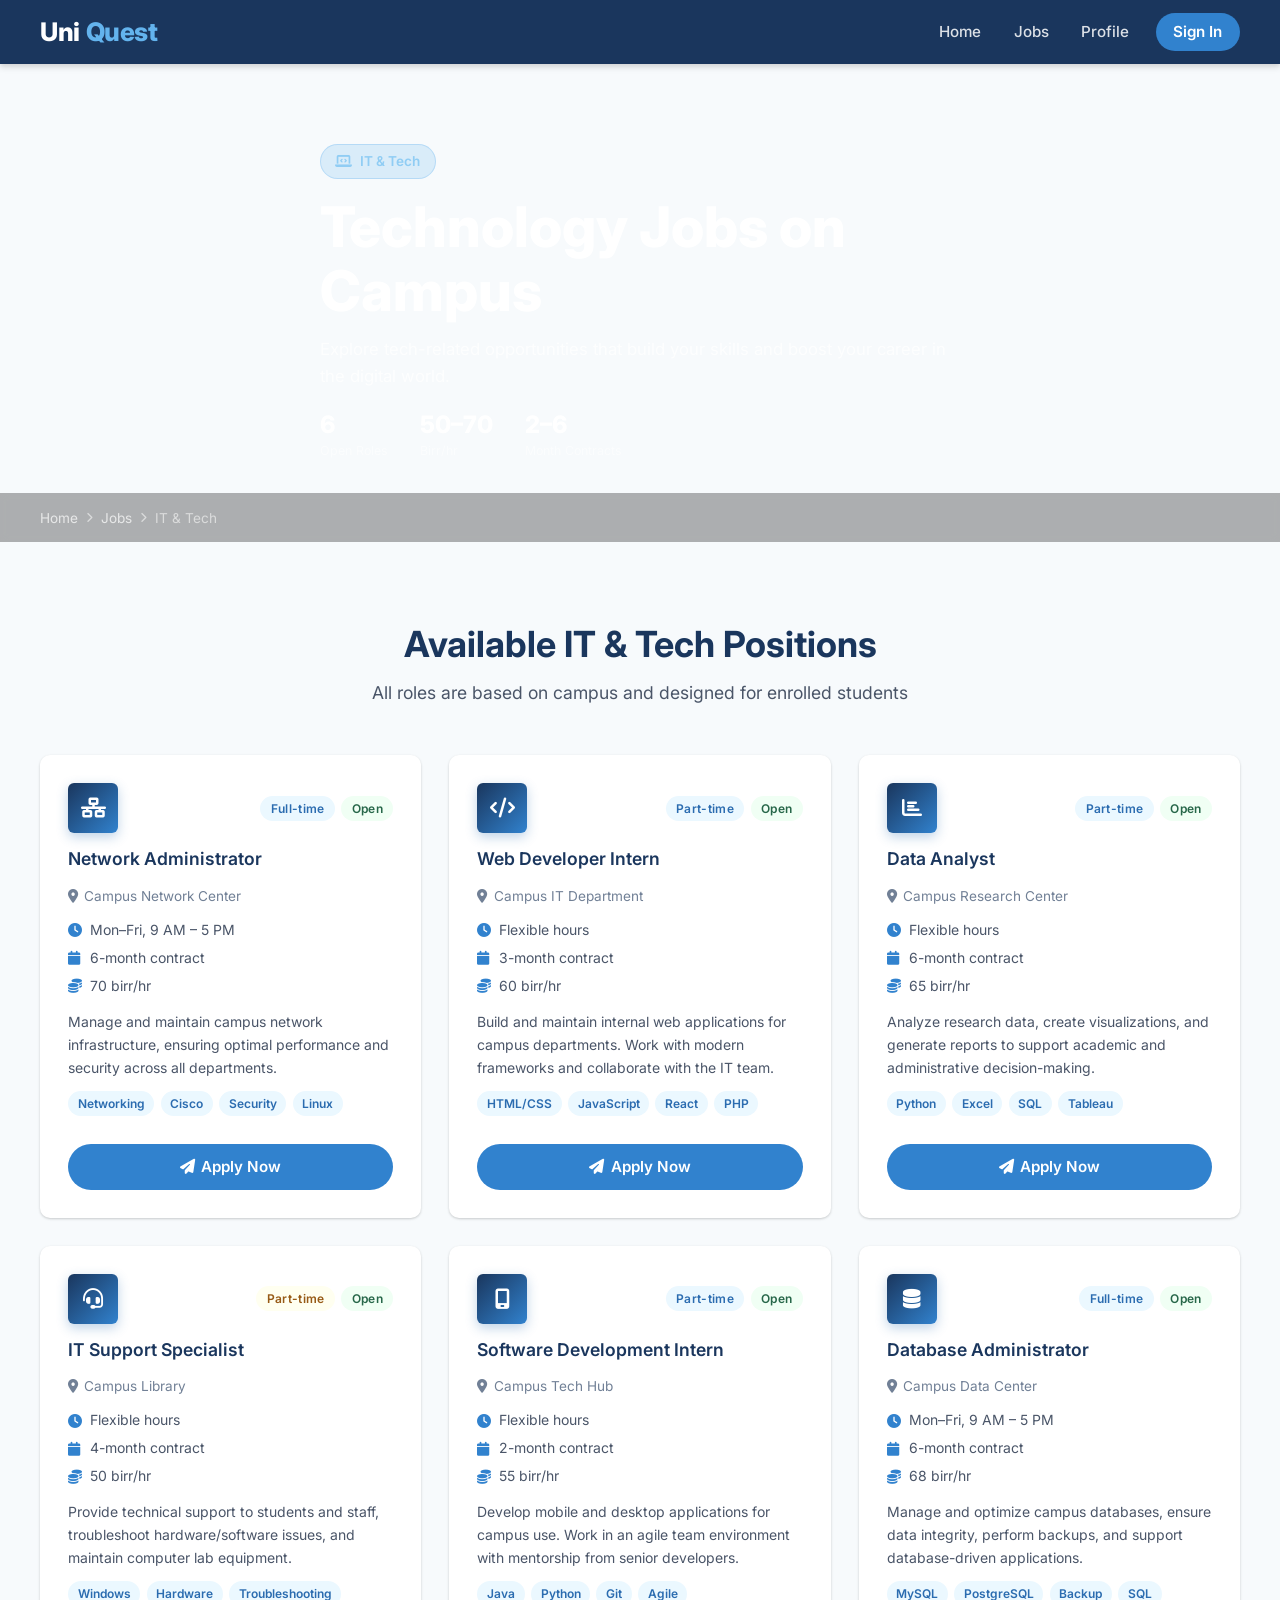
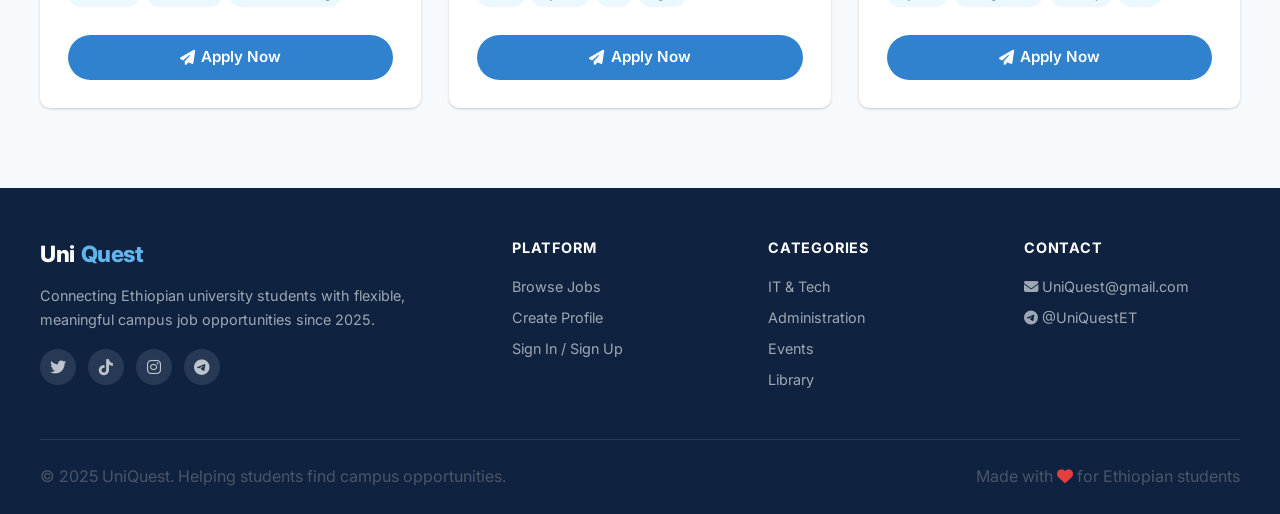
<file: frontend/pages/tech.html>
<!DOCTYPE html>
<html lang="en">
<head>
  <meta charset="UTF-8" />
  <meta name="viewport" content="width=device-width, initial-scale=1.0" />
  <title>IT &amp; Tech Jobs – UniQuest</title>
  <link rel="icon" type="image/png" href="../images/favicon.png" />
  <link rel="preconnect" href="https://fonts.googleapis.com" />
  <link rel="preconnect" href="https://fonts.gstatic.com" crossorigin />
  <link href="https://fonts.googleapis.com/css2?family=Inter:wght@400;500;600;700;800&display=swap" rel="stylesheet" />
  <link rel="stylesheet" href="https://cdnjs.cloudflare.com/ajax/libs/font-awesome/6.5.0/css/all.min.css" />
  <link rel="stylesheet" href="../css/shared.css" />
  <link rel="stylesheet" href="../css/tech.css" />
</head>
<body>

  <!-- ===== HEADER ===== -->
  <header>
    <nav>
      <div class="logo">Uni<span>Quest</span></div>
      <div class="nav-links"><!-- filled by shared.js --></div>
      <div class="hamburger" id="hamburger"><span></span><span></span><span></span></div>
    </nav>
    <div class="mobile-nav" id="mobileNav"><!-- filled by shared.js --></div>
  </header>

  <!-- ===== PAGE HERO ===== -->
  <section class="page-hero tech-hero">
    <div class="tech-hero-bg"></div>
    <div class="container tech-hero-content">
      <div class="tech-hero-text">
        <span class="hero-tag"><i class="fa-solid fa-laptop-code"></i> IT &amp; Tech</span>
        <h1>Technology Jobs on Campus</h1>
        <p>Explore tech-related opportunities that build your skills and boost your career in the digital world.</p>
        <div class="tech-stats">
          <div class="tstat"><strong>6</strong><span>Open Roles</span></div>
          <div class="tstat"><strong>50–70</strong><span>Birr/hr</span></div>
          <div class="tstat"><strong>2–6</strong><span>Month Contracts</span></div>
        </div>
      </div>
    </div>
    <div class="breadcrumb-bar">
      <div class="container">
        <div class="breadcrumb">
          <a href="../../index.html">Home</a>
          <i class="fa-solid fa-chevron-right"></i>
          <a href="jobs.html">Jobs</a>
          <i class="fa-solid fa-chevron-right"></i>
          <span>IT &amp; Tech</span>
        </div>
      </div>
    </div>
  </section>

  <!-- ===== JOB LISTINGS ===== -->
  <section class="section tech-jobs-section">
    <div class="container">
      <h2 class="section-title">Available IT &amp; Tech Positions</h2>
      <p class="section-subtitle">All roles are based on campus and designed for enrolled students</p>

      <div class="tech-jobs-grid">

        <div class="tech-job-card card">
          <div class="tjc-top">
            <div class="tjc-icon"><i class="fa-solid fa-network-wired"></i></div>
            <div class="tjc-badges">
              <span class="badge badge-blue">Full-time</span>
              <span class="badge badge-green">Open</span>
            </div>
          </div>
          <h3>Network Administrator</h3>
          <p class="tjc-location"><i class="fa-solid fa-location-dot"></i> Campus Network Center</p>
          <ul class="tjc-details">
            <li><i class="fa-solid fa-clock"></i> Mon–Fri, 9 AM – 5 PM</li>
            <li><i class="fa-solid fa-calendar"></i> 6-month contract</li>
            <li><i class="fa-solid fa-coins"></i> 70 birr/hr</li>
          </ul>
          <p class="tjc-desc">Manage and maintain campus network infrastructure, ensuring optimal performance and security across all departments.</p>
          <div class="tjc-skills">
            <span>Networking</span><span>Cisco</span><span>Security</span><span>Linux</span>
          </div>
          <a href="apply.html?job=network-admin" class="btn btn-primary w-full mt-2">
            <i class="fa-solid fa-paper-plane"></i> Apply Now
          </a>
        </div>

        <div class="tech-job-card card">
          <div class="tjc-top">
            <div class="tjc-icon"><i class="fa-solid fa-code"></i></div>
            <div class="tjc-badges">
              <span class="badge badge-blue">Part-time</span>
              <span class="badge badge-green">Open</span>
            </div>
          </div>
          <h3>Web Developer Intern</h3>
          <p class="tjc-location"><i class="fa-solid fa-location-dot"></i> Campus IT Department</p>
          <ul class="tjc-details">
            <li><i class="fa-solid fa-clock"></i> Flexible hours</li>
            <li><i class="fa-solid fa-calendar"></i> 3-month contract</li>
            <li><i class="fa-solid fa-coins"></i> 60 birr/hr</li>
          </ul>
          <p class="tjc-desc">Build and maintain internal web applications for campus departments. Work with modern frameworks and collaborate with the IT team.</p>
          <div class="tjc-skills">
            <span>HTML/CSS</span><span>JavaScript</span><span>React</span><span>PHP</span>
          </div>
          <a href="apply.html?job=web-dev" class="btn btn-primary w-full mt-2">
            <i class="fa-solid fa-paper-plane"></i> Apply Now
          </a>
        </div>

        <div class="tech-job-card card">
          <div class="tjc-top">
            <div class="tjc-icon"><i class="fa-solid fa-chart-bar"></i></div>
            <div class="tjc-badges">
              <span class="badge badge-blue">Part-time</span>
              <span class="badge badge-green">Open</span>
            </div>
          </div>
          <h3>Data Analyst</h3>
          <p class="tjc-location"><i class="fa-solid fa-location-dot"></i> Campus Research Center</p>
          <ul class="tjc-details">
            <li><i class="fa-solid fa-clock"></i> Flexible hours</li>
            <li><i class="fa-solid fa-calendar"></i> 6-month contract</li>
            <li><i class="fa-solid fa-coins"></i> 65 birr/hr</li>
          </ul>
          <p class="tjc-desc">Analyze research data, create visualizations, and generate reports to support academic and administrative decision-making.</p>
          <div class="tjc-skills">
            <span>Python</span><span>Excel</span><span>SQL</span><span>Tableau</span>
          </div>
          <a href="apply.html?job=data-analyst" class="btn btn-primary w-full mt-2">
            <i class="fa-solid fa-paper-plane"></i> Apply Now
          </a>
        </div>

        <div class="tech-job-card card">
          <div class="tjc-top">
            <div class="tjc-icon"><i class="fa-solid fa-headset"></i></div>
            <div class="tjc-badges">
              <span class="badge badge-yellow">Part-time</span>
              <span class="badge badge-green">Open</span>
            </div>
          </div>
          <h3>IT Support Specialist</h3>
          <p class="tjc-location"><i class="fa-solid fa-location-dot"></i> Campus Library</p>
          <ul class="tjc-details">
            <li><i class="fa-solid fa-clock"></i> Flexible hours</li>
            <li><i class="fa-solid fa-calendar"></i> 4-month contract</li>
            <li><i class="fa-solid fa-coins"></i> 50 birr/hr</li>
          </ul>
          <p class="tjc-desc">Provide technical support to students and staff, troubleshoot hardware/software issues, and maintain computer lab equipment.</p>
          <div class="tjc-skills">
            <span>Windows</span><span>Hardware</span><span>Troubleshooting</span>
          </div>
          <a href="apply.html?job=it-support" class="btn btn-primary w-full mt-2">
            <i class="fa-solid fa-paper-plane"></i> Apply Now
          </a>
        </div>

        <div class="tech-job-card card">
          <div class="tjc-top">
            <div class="tjc-icon"><i class="fa-solid fa-mobile-screen"></i></div>
            <div class="tjc-badges">
              <span class="badge badge-blue">Part-time</span>
              <span class="badge badge-green">Open</span>
            </div>
          </div>
          <h3>Software Development Intern</h3>
          <p class="tjc-location"><i class="fa-solid fa-location-dot"></i> Campus Tech Hub</p>
          <ul class="tjc-details">
            <li><i class="fa-solid fa-clock"></i> Flexible hours</li>
            <li><i class="fa-solid fa-calendar"></i> 2-month contract</li>
            <li><i class="fa-solid fa-coins"></i> 55 birr/hr</li>
          </ul>
          <p class="tjc-desc">Develop mobile and desktop applications for campus use. Work in an agile team environment with mentorship from senior developers.</p>
          <div class="tjc-skills">
            <span>Java</span><span>Python</span><span>Git</span><span>Agile</span>
          </div>
          <a href="apply.html?job=software-intern" class="btn btn-primary w-full mt-2">
            <i class="fa-solid fa-paper-plane"></i> Apply Now
          </a>
        </div>

        <div class="tech-job-card card">
          <div class="tjc-top">
            <div class="tjc-icon"><i class="fa-solid fa-database"></i></div>
            <div class="tjc-badges">
              <span class="badge badge-blue">Full-time</span>
              <span class="badge badge-green">Open</span>
            </div>
          </div>
          <h3>Database Administrator</h3>
          <p class="tjc-location"><i class="fa-solid fa-location-dot"></i> Campus Data Center</p>
          <ul class="tjc-details">
            <li><i class="fa-solid fa-clock"></i> Mon–Fri, 9 AM – 5 PM</li>
            <li><i class="fa-solid fa-calendar"></i> 6-month contract</li>
            <li><i class="fa-solid fa-coins"></i> 68 birr/hr</li>
          </ul>
          <p class="tjc-desc">Manage and optimize campus databases, ensure data integrity, perform backups, and support database-driven applications.</p>
          <div class="tjc-skills">
            <span>MySQL</span><span>PostgreSQL</span><span>Backup</span><span>SQL</span>
          </div>
          <a href="apply.html?job=dba" class="btn btn-primary w-full mt-2">
            <i class="fa-solid fa-paper-plane"></i> Apply Now
          </a>
        </div>

      </div>
    </div>
  </section>

  <!-- ===== FOOTER ===== -->
  <footer>
    <div class="footer-inner">
      <div class="footer-brand">
        <div class="logo">Uni<span>Quest</span></div>
        <p>Connecting Ethiopian university students with flexible, meaningful campus job opportunities since 2025.</p>
        <div class="social-icons mt-2">
          <a href="https://twitter.com" target="_blank" aria-label="Twitter"><i class="fab fa-twitter"></i></a>
          <a href="https://tiktok.com" target="_blank" aria-label="TikTok"><i class="fab fa-tiktok"></i></a>
          <a href="https://instagram.com" target="_blank" aria-label="Instagram"><i class="fab fa-instagram"></i></a>
          <a href="https://t.me" target="_blank" aria-label="Telegram"><i class="fab fa-telegram"></i></a>
        </div>
      </div>
      <div class="footer-col">
        <h4>Platform</h4>
        <a href="jobs.html">Browse Jobs</a>
        <a href="profile.html">Create Profile</a>
        <a href="login.html">Sign In / Sign Up</a>
      </div>
      <div class="footer-col">
        <h4>Categories</h4>
        <a href="tech.html">IT &amp; Tech</a>
        <a href="jobs.html">Administration</a>
        <a href="jobs.html">Events</a>
        <a href="jobs.html">Library</a>
      </div>
      <div class="footer-col">
        <h4>Contact</h4>
        <a href="mailto:UniQuest@gmail.com"><i class="fa-solid fa-envelope"></i> UniQuest@gmail.com</a>
        <a href="#"><i class="fa-brands fa-telegram"></i> @UniQuestET</a>
      </div>
    </div>
    <div class="footer-bottom">
      <p>&copy; 2025 UniQuest. Helping students find campus opportunities.</p>
      <p>Made with <i class="fa-solid fa-heart" style="color:#e53e3e"></i> for Ethiopian students</p>
    </div>
  </footer>

  <script src="../js/shared.js"></script>
</body>
</html>
</file>
<file: frontend/css/shared.css>
/* ============================================
   UniQuest - Shared Design System
   ============================================ */

:root {
  --primary: #1a365d;
  --primary-light: #2b6cb0;
  --primary-dark: #0f2340;
  --accent: #3182ce;
  --accent-hover: #2c5282;
  --success: #38a169;
  --warning: #d69e2e;
  --danger: #e53e3e;
  --bg-light: #f7fafc;
  --bg-white: #ffffff;
  --text-dark: #1a202c;
  --text-mid: #4a5568;
  --text-light: #718096;
  --border: #e2e8f0;
  --shadow-sm: 0 1px 3px rgba(0,0,0,0.12), 0 1px 2px rgba(0,0,0,0.08);
  --shadow-md: 0 4px 6px rgba(0,0,0,0.1), 0 2px 4px rgba(0,0,0,0.06);
  --shadow-lg: 0 10px 25px rgba(0,0,0,0.12), 0 4px 10px rgba(0,0,0,0.08);
  --radius-sm: 6px;
  --radius-md: 10px;
  --radius-lg: 16px;
  --radius-full: 9999px;
  --transition: all 0.25s ease;
  --font-main: 'Inter', 'Segoe UI', Tahoma, Geneva, Verdana, sans-serif;
}

/* ---- Reset ---- */
*, *::before, *::after {
  margin: 0;
  padding: 0;
  box-sizing: border-box;
}

html { scroll-behavior: smooth; }

body {
  font-family: var(--font-main);
  color: var(--text-dark);
  background-color: var(--bg-light);
  line-height: 1.6;
}

img { max-width: 100%; display: block; }
a { text-decoration: none; color: inherit; }
ul { list-style: none; }
button { cursor: pointer; font-family: var(--font-main); }

/* ---- Typography ---- */
h1 { font-size: clamp(2rem, 5vw, 3.5rem); font-weight: 800; line-height: 1.15; }
h2 { font-size: clamp(1.5rem, 3vw, 2.25rem); font-weight: 700; line-height: 1.25; }
h3 { font-size: 1.25rem; font-weight: 600; }
p  { font-size: 1rem; color: var(--text-mid); }

/* ---- Navbar ---- */
header {
  background-color: var(--primary);
  color: white;
  padding: 0 1.5rem;
  position: sticky;
  top: 0;
  z-index: 1000;
  box-shadow: var(--shadow-md);
}

nav {
  max-width: 1200px;
  margin: 0 auto;
  display: flex;
  justify-content: space-between;
  align-items: center;
  height: 64px;
}

.logo {
  font-size: 1.6rem;
  font-weight: 800;
  letter-spacing: -0.5px;
  cursor: pointer;
  color: white;
  display: flex;
  align-items: center;
  gap: 0.4rem;
}

.logo span { color: #63b3ed; }

.nav-links {
  display: flex;
  align-items: center;
  gap: 0.25rem;
}

.nav-links a {
  color: rgba(255,255,255,0.85);
  padding: 0.5rem 0.9rem;
  border-radius: var(--radius-sm);
  font-size: 0.95rem;
  font-weight: 500;
  transition: var(--transition);
}

.nav-links a:hover,
.nav-links a.active {
  color: white;
  background-color: rgba(255,255,255,0.15);
}

.nav-links .btn-nav {
  background-color: var(--accent);
  color: white;
  padding: 0.45rem 1.1rem;
  border-radius: var(--radius-full);
  font-weight: 600;
  margin-left: 0.5rem;
}

.nav-links .btn-nav:hover {
  background-color: var(--accent-hover);
}

.hamburger {
  display: none;
  flex-direction: column;
  gap: 5px;
  cursor: pointer;
  padding: 4px;
}

.hamburger span {
  display: block;
  width: 24px;
  height: 2px;
  background: white;
  border-radius: 2px;
  transition: var(--transition);
}

/* Mobile nav drawer */
.mobile-nav {
  display: none;
  flex-direction: column;
  background-color: var(--primary-dark);
  padding: 1rem 1.5rem;
  gap: 0.25rem;
}

.mobile-nav a {
  color: rgba(255,255,255,0.85);
  padding: 0.65rem 0.75rem;
  border-radius: var(--radius-sm);
  font-size: 1rem;
  font-weight: 500;
  transition: var(--transition);
}

.mobile-nav a:hover { background-color: rgba(255,255,255,0.1); color: white; }
.mobile-nav.open { display: flex; }

/* ---- Buttons ---- */
.btn {
  display: inline-flex;
  align-items: center;
  justify-content: center;
  gap: 0.4rem;
  padding: 0.65rem 1.5rem;
  border: none;
  border-radius: var(--radius-full);
  font-size: 0.95rem;
  font-weight: 600;
  transition: var(--transition);
}

.btn-primary {
  background-color: var(--accent);
  color: white;
}
.btn-primary:hover { background-color: var(--accent-hover); transform: translateY(-1px); box-shadow: var(--shadow-md); }

.btn-outline {
  background-color: transparent;
  color: var(--accent);
  border: 2px solid var(--accent);
}
.btn-outline:hover { background-color: var(--accent); color: white; }

.btn-white {
  background-color: white;
  color: var(--primary);
}
.btn-white:hover { background-color: #ebf4ff; transform: translateY(-1px); }

.btn-danger { background-color: var(--danger); color: white; }
.btn-danger:hover { background-color: #c53030; }

.btn-sm { padding: 0.4rem 1rem; font-size: 0.85rem; }
.btn-lg { padding: 0.85rem 2rem; font-size: 1.05rem; }

/* ---- Cards ---- */
.card {
  background: var(--bg-white);
  border-radius: var(--radius-md);
  box-shadow: var(--shadow-sm);
  overflow: hidden;
  transition: var(--transition);
}

.card:hover {
  box-shadow: var(--shadow-lg);
  transform: translateY(-3px);
}

/* ---- Badge ---- */
.badge {
  display: inline-block;
  padding: 0.2rem 0.65rem;
  border-radius: var(--radius-full);
  font-size: 0.75rem;
  font-weight: 600;
  letter-spacing: 0.3px;
}

.badge-blue   { background: #ebf8ff; color: #2b6cb0; }
.badge-green  { background: #f0fff4; color: #276749; }
.badge-yellow { background: #fffff0; color: #975a16; }
.badge-red    { background: #fff5f5; color: #c53030; }
.badge-gray   { background: #edf2f7; color: #4a5568; }

/* ---- Form elements ---- */
.form-group {
  display: flex;
  flex-direction: column;
  gap: 0.4rem;
  margin-bottom: 1.1rem;
}

.form-group label {
  font-size: 0.9rem;
  font-weight: 600;
  color: var(--text-dark);
}

.form-control {
  width: 100%;
  padding: 0.65rem 0.9rem;
  border: 1.5px solid var(--border);
  border-radius: var(--radius-sm);
  font-size: 0.95rem;
  font-family: var(--font-main);
  color: var(--text-dark);
  background: white;
  transition: var(--transition);
  outline: none;
}

.form-control:focus {
  border-color: var(--accent);
  box-shadow: 0 0 0 3px rgba(49,130,206,0.15);
}

.form-control::placeholder { color: var(--text-light); }

select.form-control { appearance: none; background-image: url("data:image/svg+xml,%3Csvg xmlns='http://www.w3.org/2000/svg' width='12' height='12' viewBox='0 0 12 12'%3E%3Cpath fill='%234a5568' d='M6 8L1 3h10z'/%3E%3C/svg%3E"); background-repeat: no-repeat; background-position: right 0.75rem center; padding-right: 2rem; }

/* ---- Section helpers ---- */
.section { padding: 5rem 1.5rem; }
.section-sm { padding: 3rem 1.5rem; }
.container { max-width: 1200px; margin: 0 auto; }
.section-title { text-align: center; margin-bottom: 0.75rem; color: var(--primary); }
.section-subtitle { text-align: center; color: var(--text-mid); margin-bottom: 3rem; font-size: 1.1rem; }

/* ---- Grid ---- */
.grid-2 { display: grid; grid-template-columns: repeat(auto-fit, minmax(280px, 1fr)); gap: 1.5rem; }
.grid-3 { display: grid; grid-template-columns: repeat(auto-fit, minmax(260px, 1fr)); gap: 1.5rem; }
.grid-4 { display: grid; grid-template-columns: repeat(auto-fit, minmax(220px, 1fr)); gap: 1.25rem; }

/* ---- Footer ---- */
footer {
  background-color: var(--primary-dark);
  color: rgba(255,255,255,0.85);
  padding: 3rem 1.5rem 1.5rem;
}

.footer-inner {
  max-width: 1200px;
  margin: 0 auto;
  display: grid;
  grid-template-columns: 2fr 1fr 1fr 1fr;
  gap: 2.5rem;
  padding-bottom: 2.5rem;
  border-bottom: 1px solid rgba(255,255,255,0.1);
}

.footer-brand .logo { font-size: 1.4rem; margin-bottom: 0.75rem; }
.footer-brand p { font-size: 0.9rem; color: rgba(255,255,255,0.6); line-height: 1.7; }

.footer-col h4 { color: white; font-size: 0.9rem; font-weight: 700; text-transform: uppercase; letter-spacing: 0.8px; margin-bottom: 1rem; }
.footer-col a { display: block; color: rgba(255,255,255,0.6); font-size: 0.9rem; margin-bottom: 0.5rem; transition: var(--transition); }
.footer-col a:hover { color: white; padding-left: 4px; }

.footer-bottom {
  max-width: 1200px;
  margin: 1.5rem auto 0;
  display: flex;
  justify-content: space-between;
  align-items: center;
  flex-wrap: wrap;
  gap: 1rem;
  font-size: 0.85rem;
  color: rgba(255,255,255,0.5);
}

.social-icons { display: flex; gap: 0.75rem; }
.social-icons a {
  width: 36px; height: 36px;
  border-radius: 50%;
  background: rgba(255,255,255,0.1);
  display: flex; align-items: center; justify-content: center;
  color: rgba(255,255,255,0.7);
  font-size: 1rem;
  transition: var(--transition);
}
.social-icons a:hover { background: var(--accent); color: white; transform: translateY(-2px); }

/* ---- Toast notification ---- */
.toast {
  position: fixed;
  bottom: 2rem;
  right: 2rem;
  background: var(--primary);
  color: white;
  padding: 1rem 1.5rem;
  border-radius: var(--radius-md);
  box-shadow: var(--shadow-lg);
  font-size: 0.95rem;
  font-weight: 500;
  z-index: 9999;
  transform: translateY(100px);
  opacity: 0;
  transition: all 0.35s cubic-bezier(0.34, 1.56, 0.64, 1);
  display: flex;
  align-items: center;
  gap: 0.6rem;
  max-width: 360px;
}

.toast.show { transform: translateY(0); opacity: 1; }
.toast.success { background: var(--success); }
.toast.error   { background: var(--danger); }

/* ---- Animations ---- */
@keyframes fadeInUp {
  from { opacity: 0; transform: translateY(24px); }
  to   { opacity: 1; transform: translateY(0); }
}

@keyframes fadeIn {
  from { opacity: 0; }
  to   { opacity: 1; }
}

@keyframes slideInLeft {
  from { opacity: 0; transform: translateX(-30px); }
  to   { opacity: 1; transform: translateX(0); }
}

@keyframes pulse {
  0%, 100% { transform: scale(1); }
  50%       { transform: scale(1.04); }
}

.animate-fadeInUp  { animation: fadeInUp  0.6s ease both; }
.animate-fadeIn    { animation: fadeIn    0.5s ease both; }
.animate-slideLeft { animation: slideInLeft 0.6s ease both; }

/* ---- Responsive ---- */
@media (max-width: 900px) {
  .footer-inner { grid-template-columns: 1fr 1fr; }
}

@media (max-width: 768px) {
  .nav-links { display: none; }
  .hamburger { display: flex; }
  .section { padding: 3.5rem 1rem; }
}

@media (max-width: 480px) {
  .footer-inner { grid-template-columns: 1fr; }
  .footer-bottom { flex-direction: column; text-align: center; }
}

/* ---- Utility ---- */
.text-center { text-align: center; }
.text-primary { color: var(--primary); }
.text-accent  { color: var(--accent); }
.mt-1 { margin-top: 0.5rem; }
.mt-2 { margin-top: 1rem; }
.mt-3 { margin-top: 1.5rem; }
.mb-1 { margin-bottom: 0.5rem; }
.mb-2 { margin-bottom: 1rem; }
.mb-3 { margin-bottom: 1.5rem; }
.flex { display: flex; }
.flex-center { display: flex; align-items: center; justify-content: center; }
.gap-1 { gap: 0.5rem; }
.gap-2 { gap: 1rem; }
.w-full { width: 100%; }
.hidden { display: none !important; }
</file>
<file: frontend/css/index.css>
/* ============================================
   UniQuest - Homepage Styles
   ============================================ */

/* ---- Hero ---- */
.hero-section {
  position: relative;
  min-height: 92vh;
  display: flex;
  align-items: center;
  background: linear-gradient(135deg, #0f2340 0%, #1a365d 50%, #2b6cb0 100%);
  overflow: hidden;
}

.hero-section::before {
  content: '';
  position: absolute;
  inset: 0;
  background-image: url('../images/UniQuest cover picture.png');
  background-size: cover;
  background-position: center;
  opacity: 0.12;
}

/* Animated background blobs */
.hero-section::after {
  content: '';
  position: absolute;
  width: 600px;
  height: 600px;
  border-radius: 50%;
  background: radial-gradient(circle, rgba(99,179,237,0.15) 0%, transparent 70%);
  top: -100px;
  right: -100px;
  animation: pulse 6s ease-in-out infinite;
}

.hero-overlay {
  position: absolute;
  inset: 0;
  background: linear-gradient(to bottom, transparent 60%, rgba(15,35,64,0.4));
}

.hero-content {
  position: relative;
  z-index: 2;
  padding: 6rem 1.5rem 4rem;
}

.hero-text {
  max-width: 680px;
}

.hero-tag {
  display: inline-flex;
  align-items: center;
  gap: 0.5rem;
  background: rgba(99,179,237,0.2);
  color: #90cdf4;
  border: 1px solid rgba(99,179,237,0.3);
  padding: 0.35rem 0.9rem;
  border-radius: 9999px;
  font-size: 0.85rem;
  font-weight: 600;
  letter-spacing: 0.3px;
  margin-bottom: 1.25rem;
}

.hero-text h1 {
  color: white;
  margin-bottom: 1.25rem;
}

.hero-text h1 .highlight {
  color: #63b3ed;
  position: relative;
}

.hero-text p {
  color: rgba(255,255,255,0.75);
  font-size: 1.15rem;
  line-height: 1.75;
  margin-bottom: 2rem;
}

.hero-actions {
  display: flex;
  gap: 1rem;
  flex-wrap: wrap;
  margin-bottom: 2.5rem;
}

.hero-stats {
  display: flex;
  align-items: center;
  gap: 1.5rem;
  flex-wrap: wrap;
}

.stat {
  display: flex;
  flex-direction: column;
}

.stat strong {
  font-size: 1.6rem;
  font-weight: 800;
  color: white;
  line-height: 1;
}

.stat span {
  font-size: 0.8rem;
  color: rgba(255,255,255,0.55);
  margin-top: 0.2rem;
}

.stat-divider {
  width: 1px;
  height: 36px;
  background: rgba(255,255,255,0.2);
}

.hero-scroll-hint {
  position: absolute;
  bottom: 2rem;
  left: 50%;
  transform: translateX(-50%);
  color: rgba(255,255,255,0.4);
  font-size: 1.2rem;
  animation: bounce 2s ease-in-out infinite;
  z-index: 2;
}

@keyframes bounce {
  0%, 100% { transform: translateX(-50%) translateY(0); }
  50%       { transform: translateX(-50%) translateY(8px); }
}

/* ---- About ---- */
.about-section { background: white; }

.about-grid {
  display: grid;
  grid-template-columns: 1fr 1fr;
  gap: 4rem;
  align-items: center;
}

.section-tag {
  display: inline-block;
  font-size: 0.8rem;
  font-weight: 700;
  text-transform: uppercase;
  letter-spacing: 1.2px;
  color: var(--accent);
  margin-bottom: 0.75rem;
}

.about-text h2 { color: var(--primary); margin-bottom: 1rem; }
.about-text p   { line-height: 1.8; }

.about-features {
  display: grid;
  grid-template-columns: 1fr 1fr;
  gap: 1.25rem;
}

.feature-card {
  display: flex;
  gap: 1rem;
  align-items: flex-start;
  padding: 1.25rem;
  border-radius: var(--radius-md);
  background: var(--bg-light);
  border: 1px solid var(--border);
  transition: var(--transition);
}

.feature-card:hover {
  border-color: var(--accent);
  box-shadow: var(--shadow-md);
  transform: translateY(-2px);
}

.feature-icon {
  width: 42px;
  height: 42px;
  border-radius: var(--radius-sm);
  background: linear-gradient(135deg, var(--primary), var(--accent));
  display: flex;
  align-items: center;
  justify-content: center;
  color: white;
  font-size: 1rem;
  flex-shrink: 0;
}

.feature-card h3 { font-size: 1rem; margin-bottom: 0.25rem; color: var(--primary); }
.feature-card p  { font-size: 0.875rem; line-height: 1.6; }

/* ---- How It Works ---- */
.how-section {
  background: var(--bg-light);
}

.steps-grid {
  display: grid;
  grid-template-columns: repeat(3, 1fr);
  gap: 2rem;
  position: relative;
}

.steps-grid::before {
  content: '';
  position: absolute;
  top: 60px;
  left: calc(16.66% + 1rem);
  right: calc(16.66% + 1rem);
  height: 2px;
  background: linear-gradient(to right, var(--accent), var(--primary-light));
  z-index: 0;
}

.step-card {
  background: white;
  border-radius: var(--radius-lg);
  padding: 2rem 1.5rem;
  text-align: center;
  box-shadow: var(--shadow-sm);
  border: 2px solid transparent;
  cursor: pointer;
  transition: var(--transition);
  position: relative;
  z-index: 1;
}

.step-card:hover,
.step-card:focus {
  border-color: var(--accent);
  box-shadow: var(--shadow-lg);
  transform: translateY(-6px);
  outline: none;
}

.step-number {
  font-size: 0.75rem;
  font-weight: 800;
  color: var(--accent);
  letter-spacing: 1px;
  margin-bottom: 1rem;
}

.step-icon {
  width: 64px;
  height: 64px;
  border-radius: 50%;
  background: linear-gradient(135deg, var(--primary), var(--accent));
  display: flex;
  align-items: center;
  justify-content: center;
  color: white;
  font-size: 1.5rem;
  margin: 0 auto 1.25rem;
  box-shadow: 0 4px 15px rgba(43,108,176,0.35);
}

.step-card h3 { color: var(--primary); margin-bottom: 0.6rem; }
.step-card p  { font-size: 0.9rem; line-height: 1.65; }

.step-link {
  display: inline-flex;
  align-items: center;
  gap: 0.4rem;
  color: var(--accent);
  font-size: 0.85rem;
  font-weight: 600;
  margin-top: 1rem;
  transition: var(--transition);
}

.step-card:hover .step-link { gap: 0.7rem; }

/* ---- Featured Jobs ---- */
.featured-section { background: white; }

.job-card { padding: 1.5rem; }

.job-card-header {
  display: flex;
  align-items: center;
  justify-content: space-between;
  margin-bottom: 1rem;
}

.job-icon {
  width: 44px;
  height: 44px;
  border-radius: var(--radius-sm);
  display: flex;
  align-items: center;
  justify-content: center;
  font-size: 1.1rem;
  color: white;
}

.job-icon.it    { background: linear-gradient(135deg, #2b6cb0, #3182ce); }
.job-icon.lib   { background: linear-gradient(135deg, #276749, #38a169); }
.job-icon.event { background: linear-gradient(135deg, #975a16, #d69e2e); }
.job-icon.admin { background: linear-gradient(135deg, #553c9a, #805ad5); }
.job-icon.food  { background: linear-gradient(135deg, #c53030, #e53e3e); }
.job-icon.mkt   { background: linear-gradient(135deg, #086f83, #0bc5ea); }

.job-card h3 { color: var(--primary); margin-bottom: 0.5rem; }

.job-dept,
.job-detail,
.job-pay {
  font-size: 0.875rem;
  color: var(--text-mid);
  display: flex;
  align-items: center;
  gap: 0.4rem;
  margin-bottom: 0.3rem;
}

.job-pay { color: var(--success); font-weight: 600; }

/* ---- Universities ---- */
.universities-section {
  background: var(--primary);
  text-align: center;
}

.uni-label {
  color: rgba(255,255,255,0.55);
  font-size: 0.85rem;
  font-weight: 600;
  text-transform: uppercase;
  letter-spacing: 1px;
  margin-bottom: 1.25rem;
}

.uni-list {
  display: flex;
  flex-wrap: wrap;
  justify-content: center;
  gap: 1rem;
}

.uni-list span {
  background: rgba(255,255,255,0.1);
  color: rgba(255,255,255,0.85);
  padding: 0.5rem 1.25rem;
  border-radius: 9999px;
  font-size: 0.9rem;
  font-weight: 500;
  border: 1px solid rgba(255,255,255,0.15);
  transition: var(--transition);
}

.uni-list span:hover {
  background: rgba(255,255,255,0.2);
  color: white;
}

/* ---- CTA Banner ---- */
.cta-banner {
  background: linear-gradient(135deg, var(--accent) 0%, var(--primary) 100%);
  padding: 4rem 1.5rem;
}

.cta-inner {
  display: flex;
  align-items: center;
  justify-content: space-between;
  gap: 2rem;
  flex-wrap: wrap;
}

.cta-inner h2 { color: white; }
.cta-inner p  { color: rgba(255,255,255,0.75); margin-top: 0.4rem; }

.cta-actions {
  display: flex;
  gap: 1rem;
  flex-wrap: wrap;
  flex-shrink: 0;
}

.btn-outline-white {
  background: transparent;
  color: white;
  border: 2px solid rgba(255,255,255,0.6);
  padding: 0.85rem 2rem;
  border-radius: 9999px;
  font-size: 1.05rem;
  font-weight: 600;
  transition: var(--transition);
  display: inline-flex;
  align-items: center;
  gap: 0.4rem;
}

.btn-outline-white:hover {
  background: rgba(255,255,255,0.15);
  border-color: white;
  color: white;
}

/* ---- Responsive ---- */
@media (max-width: 900px) {
  .about-grid { grid-template-columns: 1fr; gap: 2.5rem; }
  .steps-grid { grid-template-columns: 1fr; }
  .steps-grid::before { display: none; }
  .cta-inner { flex-direction: column; text-align: center; }
}

@media (max-width: 600px) {
  .about-features { grid-template-columns: 1fr; }
  .hero-actions { flex-direction: column; }
  .hero-stats { gap: 1rem; }
}
</file>
<file: frontend/css/account.css>
/* ============================================
   UniQuest - Account / Dashboard Page Styles
   ============================================ */

.account-main {
  display: grid;
  grid-template-columns: 260px 1fr;
  min-height: calc(100vh - 64px - 80px);
  max-width: 1200px;
  margin: 2.5rem auto;
  padding: 0 1.5rem;
  gap: 2rem;
  align-items: start;
}

/* ---- Sidebar ---- */
.account-sidebar {
  background: white;
  border-radius: var(--radius-lg);
  box-shadow: var(--shadow-sm);
  border: 1px solid var(--border);
  overflow: hidden;
  position: sticky;
  top: 80px;
}

.account-avatar {
  display: flex;
  align-items: center;
  gap: 0.9rem;
  padding: 1.5rem;
  background: linear-gradient(135deg, var(--primary-dark), var(--primary));
  color: white;
}

.avatar-circle {
  width: 48px;
  height: 48px;
  border-radius: 50%;
  background: rgba(255,255,255,0.2);
  border: 2px solid rgba(255,255,255,0.4);
  display: flex;
  align-items: center;
  justify-content: center;
  font-size: 1.2rem;
  font-weight: 700;
  color: white;
  flex-shrink: 0;
}

.avatar-info strong {
  display: block;
  font-size: 0.95rem;
  font-weight: 700;
  color: white;
}

.avatar-info span {
  font-size: 0.78rem;
  color: rgba(255,255,255,0.65);
}

.account-nav {
  padding: 0.75rem 0;
}

.acc-nav-item {
  display: flex;
  align-items: center;
  gap: 0.75rem;
  padding: 0.75rem 1.5rem;
  color: var(--text-mid);
  font-size: 0.9rem;
  font-weight: 500;
  transition: var(--transition);
  border-left: 3px solid transparent;
}

.acc-nav-item:hover {
  background: var(--bg-light);
  color: var(--primary);
}

.acc-nav-item.active {
  background: #ebf8ff;
  color: var(--accent);
  border-left-color: var(--accent);
  font-weight: 600;
}

.acc-nav-item i { width: 16px; text-align: center; }

.acc-nav-item:last-child {
  color: var(--danger);
  margin-top: 0.5rem;
  border-top: 1px solid var(--border);
}

.acc-nav-item:last-child:hover { background: #fff5f5; }

/* ---- Content ---- */
.account-content {
  min-width: 0;
}

.acc-tab { display: none; }
.acc-tab.active { display: block; animation: fadeInUp 0.3s ease; }

.acc-tab-header {
  margin-bottom: 2rem;
}

.acc-tab-header h2 { color: var(--primary); margin-bottom: 0.3rem; }
.acc-tab-header p  { color: var(--text-mid); }

/* ---- Overview Stats ---- */
.overview-stats {
  display: grid;
  grid-template-columns: repeat(4, 1fr);
  gap: 1rem;
  margin-bottom: 1.5rem;
}

.ov-stat {
  background: white;
  border-radius: var(--radius-md);
  padding: 1.25rem;
  display: flex;
  align-items: center;
  gap: 1rem;
  box-shadow: var(--shadow-sm);
  border: 1px solid var(--border);
}

.ov-stat-icon {
  width: 44px;
  height: 44px;
  border-radius: var(--radius-sm);
  display: flex;
  align-items: center;
  justify-content: center;
  font-size: 1.1rem;
  color: white;
  flex-shrink: 0;
}

.ov-stat-icon.apps     { background: linear-gradient(135deg, #2b6cb0, #3182ce); }
.ov-stat-icon.pending  { background: linear-gradient(135deg, #975a16, #d69e2e); }
.ov-stat-icon.accepted { background: linear-gradient(135deg, #276749, #38a169); }
.ov-stat-icon.profile-stat { background: linear-gradient(135deg, #553c9a, #805ad5); }

.ov-stat strong {
  display: block;
  font-size: 1.5rem;
  font-weight: 800;
  color: var(--primary);
  line-height: 1;
}

.ov-stat span {
  font-size: 0.78rem;
  color: var(--text-light);
  margin-top: 0.2rem;
  display: block;
}

.overview-actions {
  display: flex;
  gap: 1rem;
  margin-bottom: 2rem;
  flex-wrap: wrap;
}

/* ---- Recent / All Applications ---- */
.recent-apps-wrap h3 {
  font-size: 1rem;
  color: var(--primary);
  margin-bottom: 1rem;
  font-weight: 700;
}

.recent-apps-list,
.apps-list {
  display: flex;
  flex-direction: column;
  gap: 0.75rem;
}

.app-card {
  background: white;
  border-radius: var(--radius-md);
  padding: 1.1rem 1.25rem;
  display: flex;
  align-items: center;
  gap: 1rem;
  box-shadow: var(--shadow-sm);
  border: 1px solid var(--border);
  transition: var(--transition);
}

.app-card:hover { border-color: var(--accent); box-shadow: var(--shadow-md); }

.app-card-icon {
  width: 40px;
  height: 40px;
  border-radius: var(--radius-sm);
  background: linear-gradient(135deg, var(--primary), var(--accent));
  display: flex;
  align-items: center;
  justify-content: center;
  color: white;
  font-size: 0.95rem;
  flex-shrink: 0;
}

.app-card-info { flex: 1; min-width: 0; }
.app-card-info strong { display: block; font-size: 0.95rem; color: var(--primary); }
.app-card-info span   { font-size: 0.8rem; color: var(--text-light); }

.app-status {
  padding: 0.25rem 0.7rem;
  border-radius: 9999px;
  font-size: 0.75rem;
  font-weight: 700;
  text-transform: capitalize;
  flex-shrink: 0;
}

.app-status.pending  { background: #fffff0; color: #975a16; }
.app-status.reviewed { background: #ebf8ff; color: #2b6cb0; }
.app-status.accepted { background: #f0fff4; color: #276749; }
.app-status.rejected { background: #fff5f5; color: #c53030; }

.app-date {
  font-size: 0.78rem;
  color: var(--text-light);
  white-space: nowrap;
  flex-shrink: 0;
}

/* ---- Profile Info ---- */
.profile-info-grid {
  display: grid;
  grid-template-columns: 1fr 1fr;
  gap: 1rem;
}

.profile-info-item {
  background: white;
  border-radius: var(--radius-sm);
  padding: 1rem 1.25rem;
  border: 1px solid var(--border);
}

.profile-info-item label {
  display: block;
  font-size: 0.72rem;
  font-weight: 700;
  text-transform: uppercase;
  letter-spacing: 0.5px;
  color: var(--text-light);
  margin-bottom: 0.3rem;
}

.profile-info-item span {
  font-size: 0.95rem;
  color: var(--text-dark);
  font-weight: 500;
}

.profile-status-badge {
  display: inline-flex;
  align-items: center;
  gap: 0.4rem;
  padding: 0.3rem 0.8rem;
  border-radius: 9999px;
  font-size: 0.8rem;
  font-weight: 700;
}

.profile-status-badge.pending  { background: #fffff0; color: #975a16; }
.profile-status-badge.approved { background: #f0fff4; color: #276749; }
.profile-status-badge.rejected { background: #fff5f5; color: #c53030; }
.profile-status-badge.none     { background: #edf2f7; color: #4a5568; }

/* ---- Settings ---- */
.settings-card {
  background: white;
  border-radius: var(--radius-md);
  padding: 1.75rem;
  box-shadow: var(--shadow-sm);
  border: 1px solid var(--border);
  margin-bottom: 1.5rem;
}

.settings-card h3 {
  font-size: 1rem;
  color: var(--primary);
  margin-bottom: 1.25rem;
  display: flex;
  align-items: center;
  gap: 0.5rem;
}

.settings-card h3 i { color: var(--accent); }

.danger-zone { border-color: #fed7d7; }
.danger-zone h3 { color: var(--danger); }
.danger-zone h3 i { color: var(--danger); }
.danger-zone p { color: var(--text-mid); font-size: 0.9rem; margin-bottom: 1rem; }

/* ---- Empty / Loading states ---- */
.acc-empty {
  text-align: center;
  padding: 3rem 1rem;
  color: var(--text-light);
}

.acc-empty i { font-size: 2.5rem; margin-bottom: 0.75rem; opacity: 0.4; display: block; }
.acc-empty p { font-size: 0.9rem; }
.acc-empty a { color: var(--accent); font-weight: 600; }

.acc-loading {
  text-align: center;
  padding: 2rem;
  color: var(--text-light);
  font-size: 0.9rem;
}

/* ---- Responsive ---- */
@media (max-width: 900px) {
  .account-main { grid-template-columns: 1fr; }
  .account-sidebar { position: static; }
  .account-nav { display: flex; overflow-x: auto; padding: 0; }
  .acc-nav-item { white-space: nowrap; border-left: none; border-bottom: 3px solid transparent; padding: 0.75rem 1rem; }
  .acc-nav-item.active { border-bottom-color: var(--accent); border-left: none; }
  .acc-nav-item:last-child { border-top: none; margin-top: 0; }
  .overview-stats { grid-template-columns: 1fr 1fr; }
}

@media (max-width: 600px) {
  .overview-stats { grid-template-columns: 1fr 1fr; }
  .profile-info-grid { grid-template-columns: 1fr; }
  .account-main { padding: 0 1rem; margin: 1.5rem auto; }
}
</file>
<file: frontend/css/apply.css>
/* ============================================
   UniQuest - Apply Page Styles
   ============================================ */

.apply-section {
  background: var(--bg-light);
  padding: 3rem 1.5rem 5rem;
}

.apply-layout {
  display: grid;
  grid-template-columns: 380px 1fr;
  gap: 2.5rem;
  align-items: start;
}

/* ---- Job Details Panel ---- */
.job-details-panel {
  background: white;
  border-radius: var(--radius-lg);
  padding: 2rem;
  box-shadow: var(--shadow-sm);
  border: 1px solid var(--border);
  position: sticky;
  top: 80px;
}

.jdp-header {
  display: flex;
  gap: 1rem;
  align-items: flex-start;
  margin-bottom: 1.5rem;
  padding-bottom: 1.5rem;
  border-bottom: 1px solid var(--border);
}

.jdp-icon {
  width: 52px;
  height: 52px;
  border-radius: var(--radius-sm);
  background: linear-gradient(135deg, var(--primary), var(--accent));
  display: flex;
  align-items: center;
  justify-content: center;
  color: white;
  font-size: 1.3rem;
  flex-shrink: 0;
  box-shadow: 0 4px 12px rgba(43,108,176,0.3);
}

.jdp-header h2 { font-size: 1.15rem; color: var(--primary); margin-bottom: 0.2rem; }
.jdp-header p  { font-size: 0.85rem; color: var(--text-light); }

.jdp-meta {
  display: flex;
  flex-direction: column;
  gap: 0.85rem;
  margin-bottom: 1.5rem;
  padding-bottom: 1.5rem;
  border-bottom: 1px solid var(--border);
}

.jdp-meta-item {
  display: flex;
  align-items: flex-start;
  gap: 0.75rem;
}

.jdp-meta-item > i {
  color: var(--accent);
  width: 16px;
  margin-top: 0.15rem;
  flex-shrink: 0;
}

.jdp-meta-item strong {
  display: block;
  font-size: 0.75rem;
  font-weight: 700;
  text-transform: uppercase;
  letter-spacing: 0.5px;
  color: var(--text-light);
  margin-bottom: 0.1rem;
}

.jdp-meta-item span {
  font-size: 0.9rem;
  color: var(--text-dark);
  font-weight: 500;
}

.jdp-section {
  margin-bottom: 1.25rem;
}

.jdp-section h4 {
  font-size: 0.85rem;
  font-weight: 700;
  text-transform: uppercase;
  letter-spacing: 0.5px;
  color: var(--text-light);
  margin-bottom: 0.6rem;
}

.jdp-section p {
  font-size: 0.875rem;
  line-height: 1.7;
  color: var(--text-mid);
}

.jdp-list {
  display: flex;
  flex-direction: column;
  gap: 0.4rem;
}

.jdp-list li {
  font-size: 0.875rem;
  color: var(--text-mid);
  padding-left: 1rem;
  position: relative;
  line-height: 1.5;
}

.jdp-list li::before {
  content: '•';
  position: absolute;
  left: 0;
  color: var(--accent);
  font-weight: 700;
}

.jdp-skills {
  display: flex;
  flex-wrap: wrap;
  gap: 0.4rem;
  margin-bottom: 1rem;
}

.jdp-skills span {
  background: #ebf8ff;
  color: #2b6cb0;
  padding: 0.2rem 0.6rem;
  border-radius: 9999px;
  font-size: 0.75rem;
  font-weight: 600;
}

/* ---- Apply Form ---- */
.apply-form-wrap {
  background: white;
  border-radius: var(--radius-lg);
  box-shadow: var(--shadow-sm);
  border: 1px solid var(--border);
  overflow: hidden;
}

.apply-form-header {
  padding: 2rem 2rem 0;
  margin-bottom: 1.5rem;
}

.apply-form-header h2 { color: var(--primary); margin-bottom: 0.4rem; }
.apply-form-header p  { color: var(--text-mid); font-size: 0.95rem; }

#applyForm {
  padding: 0 2rem 2rem;
}

.form-row-2 {
  display: grid;
  grid-template-columns: 1fr 1fr;
  gap: 1rem;
}

.req { color: var(--danger); }

.field-error {
  font-size: 0.8rem;
  color: var(--danger);
  margin-top: 0.25rem;
  display: block;
  min-height: 1rem;
}

.char-count {
  font-size: 0.78rem;
  color: var(--text-light);
  display: block;
  text-align: right;
  margin-top: 0.25rem;
}

/* ---- File Upload ---- */
.file-upload-wrap {
  position: relative;
}

.file-input {
  position: absolute;
  inset: 0;
  opacity: 0;
  cursor: pointer;
  width: 100%;
  height: 100%;
  z-index: 2;
}

.file-upload-ui {
  display: flex;
  align-items: center;
  gap: 0.75rem;
  padding: 0.75rem 1rem;
  border: 1.5px dashed var(--border);
  border-radius: var(--radius-sm);
  background: var(--bg-light);
  cursor: pointer;
  transition: var(--transition);
}

.file-upload-ui:hover,
.file-upload-wrap:focus-within .file-upload-ui {
  border-color: var(--accent);
  background: #ebf8ff;
}

.file-upload-ui i {
  font-size: 1.25rem;
  color: var(--accent);
  flex-shrink: 0;
}

.file-upload-ui span {
  font-size: 0.9rem;
  color: var(--text-mid);
  font-weight: 500;
}

.file-upload-ui small {
  font-size: 0.78rem;
  color: var(--text-light);
  display: block;
  margin-top: 0.1rem;
}

/* ---- Success State ---- */
.apply-success {
  padding: 4rem 2rem;
  text-align: center;
}

.success-icon {
  font-size: 4rem;
  color: var(--success);
  margin-bottom: 1.5rem;
  animation: pulse 2s ease-in-out infinite;
}

.apply-success h2 { color: var(--primary); margin-bottom: 1rem; }
.apply-success p  { color: var(--text-mid); line-height: 1.7; max-width: 480px; margin: 0 auto; }

.success-actions {
  display: flex;
  gap: 1rem;
  justify-content: center;
  flex-wrap: wrap;
  margin-top: 2rem;
}

/* ---- Responsive ---- */
@media (max-width: 1000px) {
  .apply-layout { grid-template-columns: 1fr; }
  .job-details-panel { position: static; }
}

@media (max-width: 600px) {
  #applyForm { padding: 0 1.25rem 1.5rem; }
  .apply-form-header { padding: 1.5rem 1.25rem 0; }
  .form-row-2 { grid-template-columns: 1fr; }
}
</file>
<file: frontend/css/login.css>
/* ============================================
   UniQuest - Login / Auth Page Styles
   ============================================ */

.auth-main {
  min-height: calc(100vh - 64px);
  display: grid;
  grid-template-columns: 1fr 1fr;
}

/* ---- Left Panel ---- */
.auth-left {
  background: linear-gradient(145deg, var(--primary-dark) 0%, var(--primary) 50%, var(--primary-light) 100%);
  display: flex;
  align-items: center;
  justify-content: center;
  padding: 3rem 2.5rem;
  position: relative;
  overflow: hidden;
}

.auth-left::before {
  content: '';
  position: absolute;
  width: 400px;
  height: 400px;
  border-radius: 50%;
  background: rgba(99,179,237,0.1);
  top: -100px;
  right: -100px;
}

.auth-left::after {
  content: '';
  position: absolute;
  width: 300px;
  height: 300px;
  border-radius: 50%;
  background: rgba(99,179,237,0.08);
  bottom: -80px;
  left: -80px;
}

.auth-left-content {
  position: relative;
  z-index: 1;
  max-width: 420px;
}

.auth-left-content .logo { color: white; font-size: 2rem; }
.auth-left-content .logo span { color: #63b3ed; }

.auth-left-content h2 {
  color: white;
  font-size: 1.9rem;
  margin-bottom: 1rem;
  line-height: 1.3;
}

.auth-left-content > p {
  color: rgba(255,255,255,0.7);
  font-size: 1rem;
  line-height: 1.7;
  margin-bottom: 2rem;
}

.auth-benefits {
  display: flex;
  flex-direction: column;
  gap: 0.75rem;
}

.auth-benefits li {
  display: flex;
  align-items: center;
  gap: 0.75rem;
  color: rgba(255,255,255,0.85);
  font-size: 0.95rem;
}

.auth-benefits li i {
  color: #68d391;
  font-size: 1rem;
  flex-shrink: 0;
}

/* ---- Right Panel ---- */
.auth-right {
  display: flex;
  align-items: center;
  justify-content: center;
  padding: 2.5rem 2rem;
  background: var(--bg-light);
  overflow-y: auto;
}

.auth-card {
  width: 100%;
  max-width: 440px;
  background: white;
  border-radius: var(--radius-lg);
  box-shadow: var(--shadow-lg);
  overflow: hidden;
}

/* ---- Tabs ---- */
.auth-tabs {
  display: flex;
  border-bottom: 2px solid var(--border);
}

.auth-tab {
  flex: 1;
  padding: 1.1rem;
  background: none;
  border: none;
  font-size: 0.95rem;
  font-weight: 600;
  color: var(--text-light);
  cursor: pointer;
  transition: var(--transition);
  position: relative;
}

.auth-tab::after {
  content: '';
  position: absolute;
  bottom: -2px;
  left: 0;
  right: 0;
  height: 2px;
  background: var(--accent);
  transform: scaleX(0);
  transition: transform 0.25s ease;
}

.auth-tab.active {
  color: var(--accent);
}

.auth-tab.active::after { transform: scaleX(1); }
.auth-tab:hover { color: var(--primary); }

/* ---- Panels ---- */
.auth-panel {
  display: none;
  padding: 2rem;
}

.auth-panel.active { display: block; }

.auth-panel h3 {
  color: var(--primary);
  margin-bottom: 0.25rem;
}

.auth-sub {
  color: var(--text-light);
  font-size: 0.9rem;
  margin-bottom: 1.5rem;
}

/* ---- Input with icon ---- */
.input-icon-wrap {
  position: relative;
}

.input-icon-wrap > i:first-child {
  position: absolute;
  left: 0.9rem;
  top: 50%;
  transform: translateY(-50%);
  color: var(--text-light);
  font-size: 0.85rem;
  pointer-events: none;
}

.input-icon-wrap .form-control {
  padding-left: 2.4rem;
}

.toggle-pass {
  position: absolute;
  right: 0.75rem;
  top: 50%;
  transform: translateY(-50%);
  background: none;
  border: none;
  color: var(--text-light);
  cursor: pointer;
  padding: 0.2rem;
  font-size: 0.85rem;
  transition: var(--transition);
}

.toggle-pass:hover { color: var(--primary); }

/* ---- Form helpers ---- */
.form-row-2 {
  display: grid;
  grid-template-columns: 1fr 1fr;
  gap: 0.75rem;
}

.form-row-between {
  display: flex;
  align-items: center;
  justify-content: space-between;
  flex-wrap: wrap;
  gap: 0.5rem;
  margin-bottom: 0.25rem;
}

.checkbox-label {
  display: flex;
  align-items: center;
  gap: 0.5rem;
  font-size: 0.875rem;
  color: var(--text-mid);
  cursor: pointer;
}

.checkbox-label input[type="checkbox"] {
  width: 16px;
  height: 16px;
  accent-color: var(--accent);
  cursor: pointer;
}

.forgot-link {
  font-size: 0.875rem;
  color: var(--accent);
  font-weight: 500;
  transition: var(--transition);
}

.forgot-link:hover { color: var(--accent-hover); text-decoration: underline; }

.field-error {
  font-size: 0.8rem;
  color: var(--danger);
  margin-top: 0.25rem;
  display: block;
  min-height: 1rem;
}

/* ---- Password strength ---- */
.password-strength {
  display: flex;
  align-items: center;
  gap: 0.75rem;
  margin-top: 0.4rem;
}

.strength-bar {
  flex: 1;
  height: 4px;
  background: var(--border);
  border-radius: 2px;
  overflow: hidden;
}

.strength-fill {
  height: 100%;
  width: 0%;
  border-radius: 2px;
  transition: width 0.3s ease, background-color 0.3s ease;
}

#strengthLabel {
  font-size: 0.75rem;
  font-weight: 600;
  white-space: nowrap;
}

/* ---- Auth switch ---- */
.auth-switch {
  text-align: center;
  font-size: 0.875rem;
  color: var(--text-mid);
  margin-top: 1.25rem;
}

.link-btn {
  background: none;
  border: none;
  color: var(--accent);
  font-weight: 600;
  cursor: pointer;
  font-size: inherit;
  padding: 0;
  transition: var(--transition);
}

.link-btn:hover { color: var(--accent-hover); text-decoration: underline; }

/* ---- Responsive ---- */
@media (max-width: 768px) {
  .auth-main { grid-template-columns: 1fr; }
  .auth-left  { display: none; }
  .auth-right { padding: 2rem 1rem; min-height: calc(100vh - 64px); }
  .form-row-2 { grid-template-columns: 1fr; }
}
</file>
<file: frontend/css/tech.css>
/* ============================================
   UniQuest - Tech Jobs Page Styles
   ============================================ */

/* ---- Tech Hero ---- */
.page-hero.tech-hero {
  position: relative;
  padding: 0;
  overflow: hidden;
  min-height: 380px;
  display: flex;
  flex-direction: column;
  justify-content: flex-end;
}

.tech-hero-bg {
  position: absolute;
  inset: 0;
  background-image: url('https://i.pinimg.com/736x/41/34/b4/4134b45ee2736cba383e641d53c2cee5.jpg');
  background-size: cover;
  background-position: center;
  filter: brightness(0.35);
}

.tech-hero-content {
  position: relative;
  z-index: 2;
  padding: 5rem 1.5rem 2rem;
}

.tech-hero-text { max-width: 640px; }

.hero-tag {
  display: inline-flex;
  align-items: center;
  gap: 0.5rem;
  background: rgba(99,179,237,0.2);
  color: #90cdf4;
  border: 1px solid rgba(99,179,237,0.3);
  padding: 0.35rem 0.9rem;
  border-radius: 9999px;
  font-size: 0.85rem;
  font-weight: 600;
  margin-bottom: 1rem;
}

.tech-hero-text h1 { color: white; margin-bottom: 0.75rem; }
.tech-hero-text p  { color: rgba(255,255,255,0.75); font-size: 1.05rem; margin-bottom: 1.5rem; }

.tech-stats {
  display: flex;
  gap: 2rem;
  flex-wrap: wrap;
}

.tstat { display: flex; flex-direction: column; }
.tstat strong { font-size: 1.5rem; font-weight: 800; color: white; line-height: 1; }
.tstat span   { font-size: 0.78rem; color: rgba(255,255,255,0.55); margin-top: 0.2rem; }

.breadcrumb-bar {
  position: relative;
  z-index: 2;
  background: rgba(0,0,0,0.3);
  padding: 0.75rem 0;
  backdrop-filter: blur(4px);
}

.breadcrumb {
  display: inline-flex;
  align-items: center;
  gap: 0.5rem;
  font-size: 0.85rem;
  color: rgba(255,255,255,0.55);
}

.breadcrumb a { color: rgba(255,255,255,0.7); transition: var(--transition); }
.breadcrumb a:hover { color: white; }
.breadcrumb i { font-size: 0.65rem; }

/* ---- Tech Jobs Section ---- */
.tech-jobs-section { background: var(--bg-light); }

.tech-jobs-grid {
  display: grid;
  grid-template-columns: repeat(auto-fill, minmax(320px, 1fr));
  gap: 1.75rem;
}

.tech-job-card {
  padding: 1.75rem;
  display: flex;
  flex-direction: column;
  gap: 0.75rem;
}

.tjc-top {
  display: flex;
  align-items: center;
  justify-content: space-between;
}

.tjc-icon {
  width: 50px;
  height: 50px;
  border-radius: var(--radius-sm);
  background: linear-gradient(135deg, var(--primary), var(--accent));
  display: flex;
  align-items: center;
  justify-content: center;
  color: white;
  font-size: 1.25rem;
  box-shadow: 0 4px 12px rgba(43,108,176,0.3);
}

.tjc-badges { display: flex; gap: 0.4rem; }

.tech-job-card h3 { color: var(--primary); font-size: 1.1rem; }

.tjc-location {
  display: flex;
  align-items: center;
  gap: 0.4rem;
  font-size: 0.85rem;
  color: var(--text-light);
}

.tjc-details {
  display: flex;
  flex-direction: column;
  gap: 0.35rem;
}

.tjc-details li {
  display: flex;
  align-items: center;
  gap: 0.5rem;
  font-size: 0.875rem;
  color: var(--text-mid);
}

.tjc-details li i { color: var(--accent); width: 14px; }

.tjc-desc {
  font-size: 0.875rem;
  line-height: 1.65;
  color: var(--text-mid);
}

.tjc-skills {
  display: flex;
  flex-wrap: wrap;
  gap: 0.4rem;
}

.tjc-skills span {
  background: #ebf8ff;
  color: #2b6cb0;
  padding: 0.2rem 0.6rem;
  border-radius: 9999px;
  font-size: 0.75rem;
  font-weight: 600;
}

/* ---- Responsive ---- */
@media (max-width: 768px) {
  .tech-jobs-grid { grid-template-columns: 1fr; }
  .tech-stats { gap: 1.25rem; }
}
</file>
